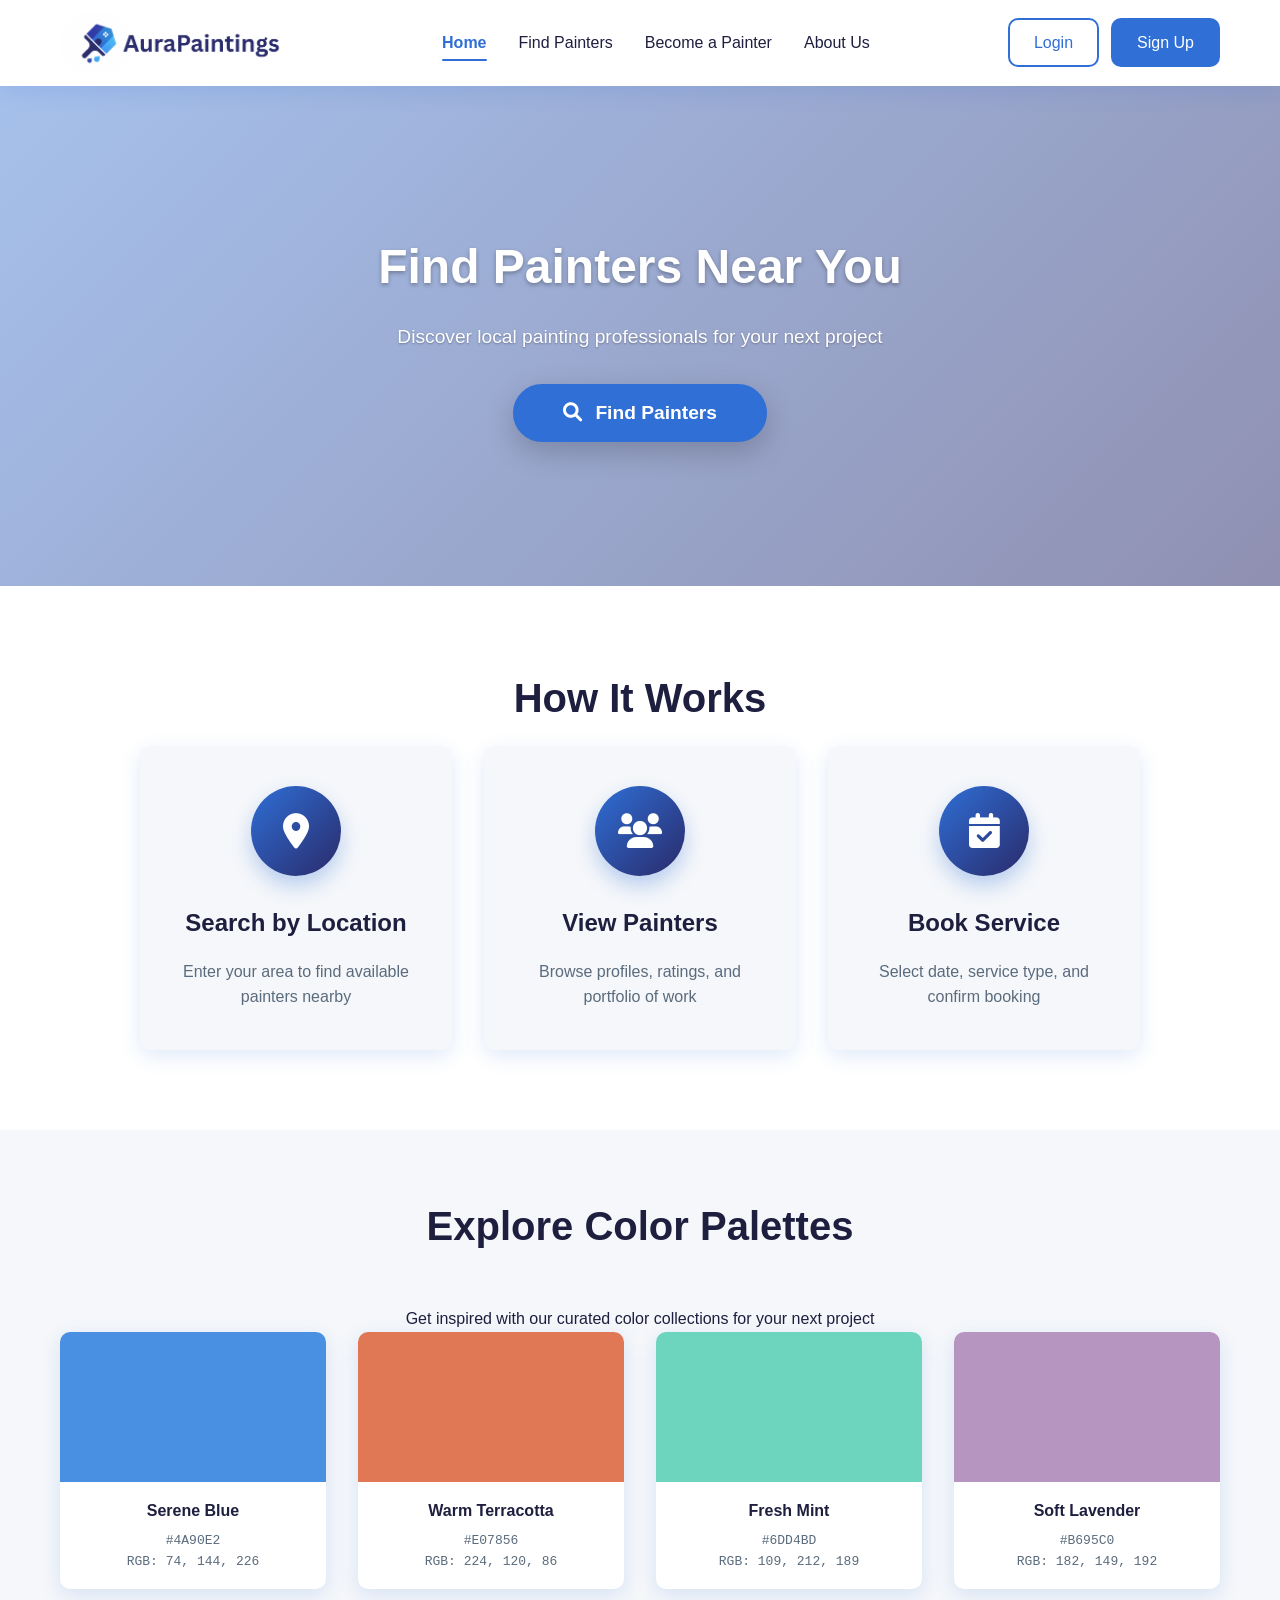
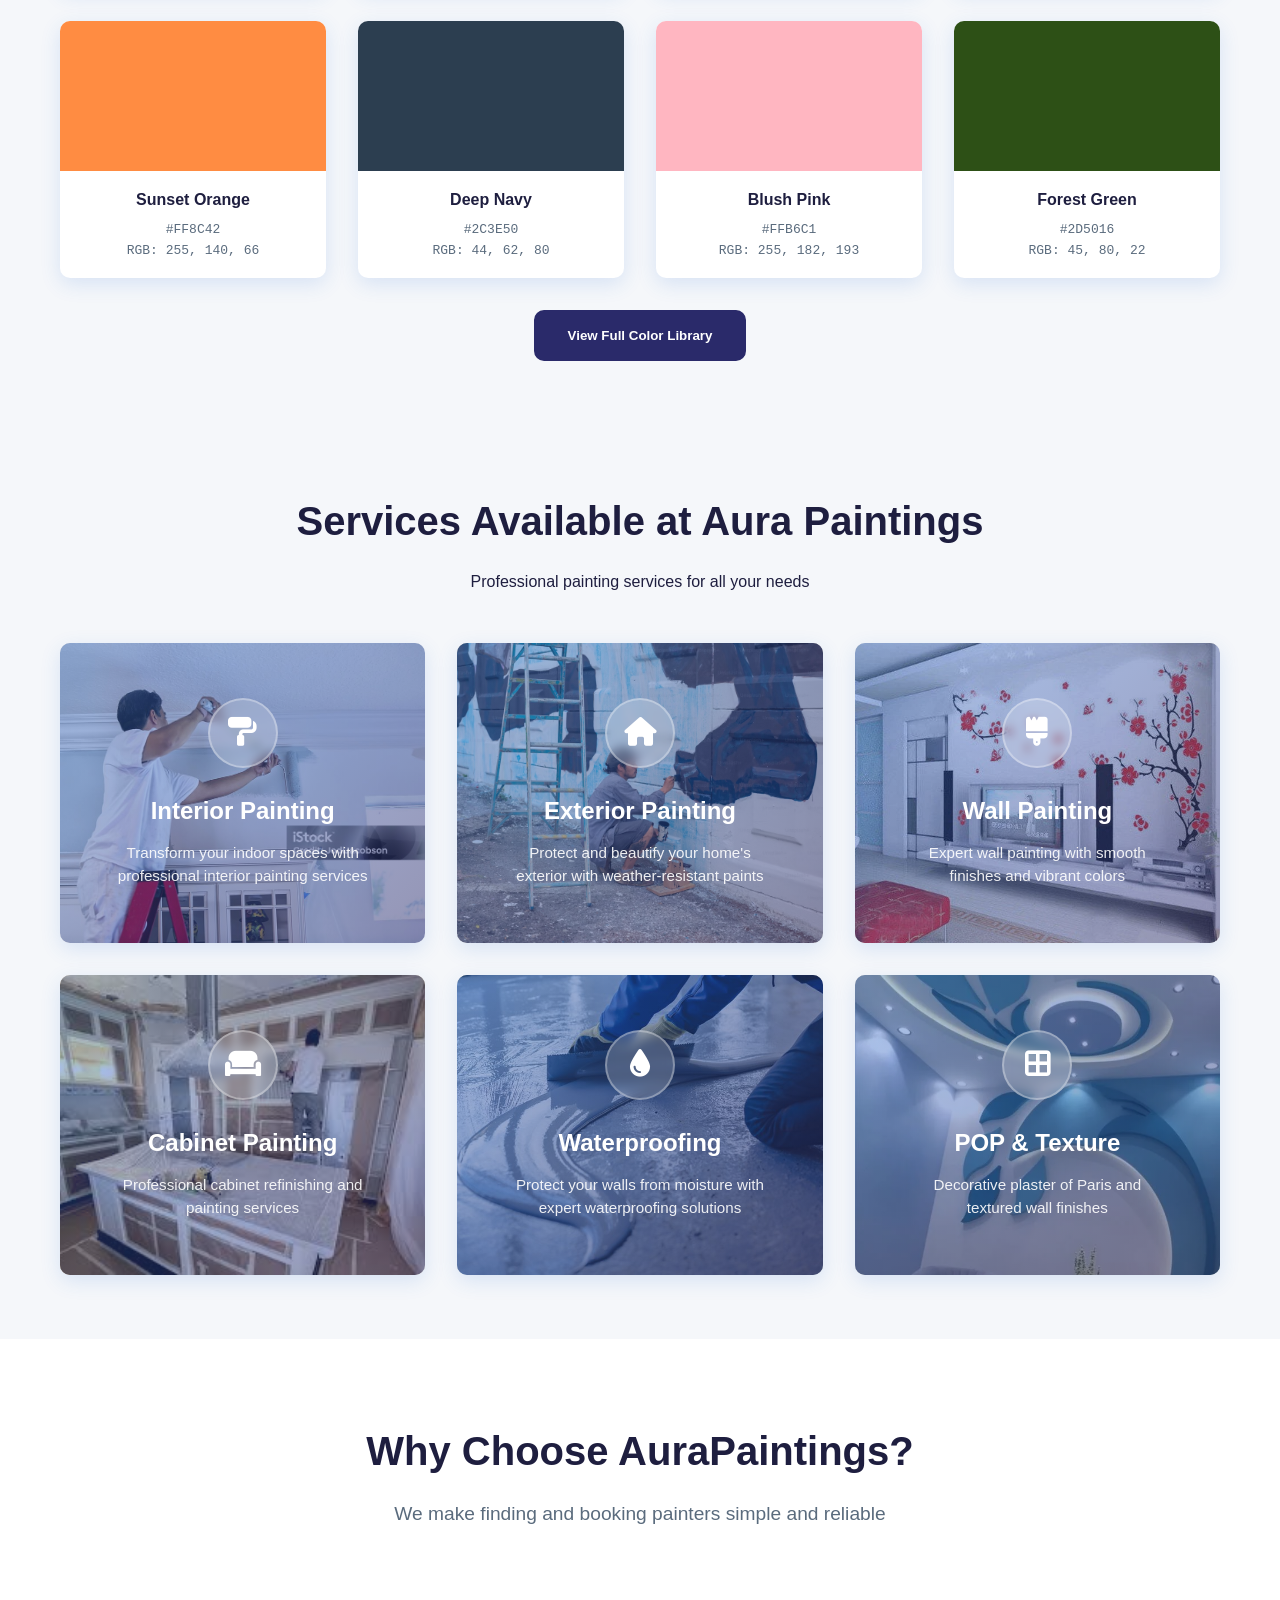
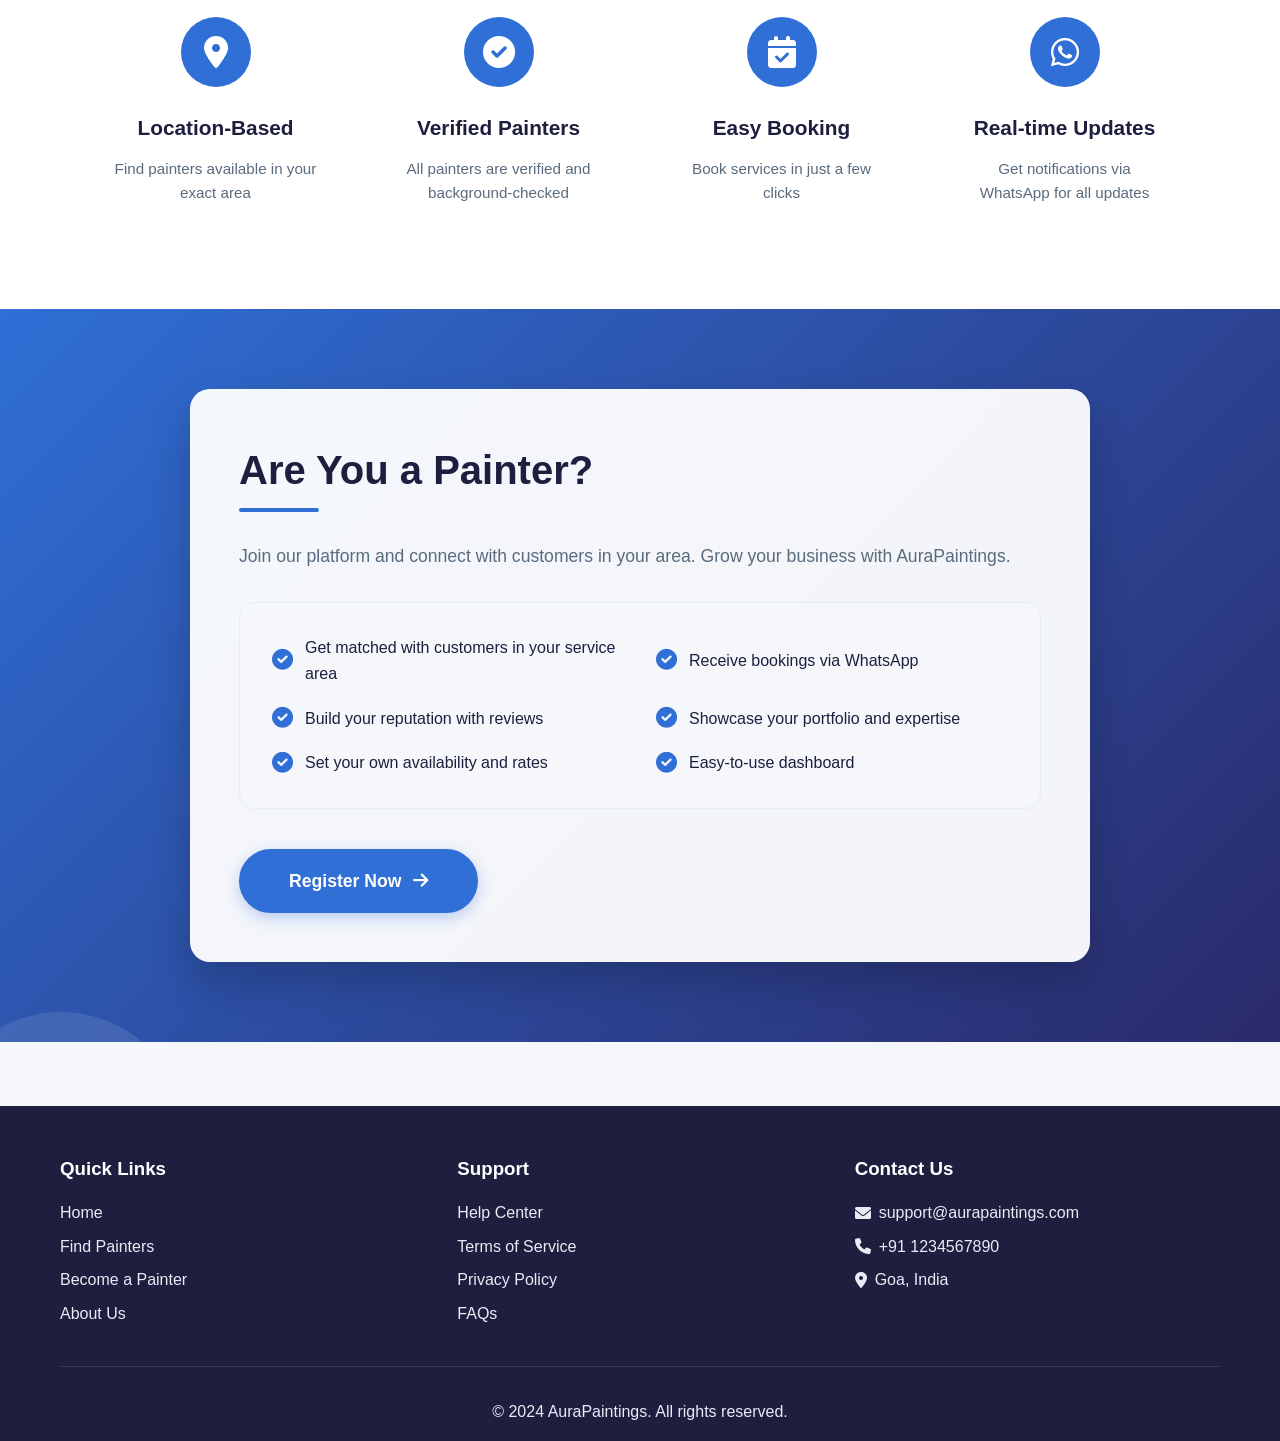
<file: index.html>
<!DOCTYPE html>
<html lang="en">
<head>
    <meta charset="UTF-8">
    <meta name="viewport" content="width=device-width, initial-scale=1.0">
    <title>AuraPaintings - Find Professional Painters</title>
    <link rel="stylesheet" href="css/style.css">
    <link rel="stylesheet" href="https://cdnjs.cloudflare.com/ajax/libs/font-awesome/6.0.0/css/all.min.css">
</head>
<body>
    <!-- Navbar -->
 
<nav class="navbar">
    <div class="nav-container">
        <!-- Logo - Left on desktop, Center on mobile -->
        <div class="logo-area">
            <a href="index.html">
                <img src="images/logo.png" alt="AuraPaintings" onerror="this.style.display='none'; this.parentElement.innerHTML='<h2>AuraPaintings</h2>';">
                <h2 style="display: none;">AuraPaintings</h2>
            </a>
        </div>
        
        <!-- Desktop Navigation Links (Visible only on desktop) -->
        <div class="desktop-nav">
            <a href="index.html" class="active">Home</a>
            <a href="find-painters.html">Find Painters</a>
            <a href="become-painter.html">Become a Painter</a>
            <!-- <a href="color-library.html">Color Library</a> -->
            <a href="about.html">About Us</a>
            <!-- <a href="contact.html">Contact</a> -->
        </div>
        
        <!-- Auth Buttons - Right (Visible on desktop) -->
        <div class="auth-buttons desktop-only">
            <a href="login.html" class="btn btn-outline">Login</a>
            <a href="signup.html" class="btn btn-primary">Sign Up</a>
        </div>
        
        <!-- Hamburger Menu - Right on mobile (Hidden on desktop) -->
        <div class="hamburger-menu mobile-only" id="hamburgerMenu" onclick="toggleMobileMenu()">
            <span></span>
            <span></span>
            <span></span>
        </div>
    </div>
</nav>

<!-- Mobile Navigation Menu (Slide-out from right) -->
<div class="mobile-nav" id="mobileNav">
    <div class="mobile-nav-header">
        <h3>Menu</h3>
        <button class="close-menu" onclick="toggleMobileMenu()">×</button>
    </div>
    
    <ul class="mobile-nav-links">
        <li><a href="index.html"><i class="fas fa-home"></i> Home</a></li>
        <li><a href="find-painters.html"><i class="fas fa-search"></i> Find Painters</a></li>
        <li><a href="become-painter.html"><i class="fas fa-brush"></i> Become a Painter</a></li>
        <!-- <li><a href="color-library.html"><i class="fas fa-palette"></i> Color Library</a></li> -->
        <li><a href="about.html"><i class="fas fa-info-circle"></i> About Us</a></li>
        <!-- <li><a href="contact.html"><i class="fas fa-envelope"></i> Contact</a></li> -->
    </ul>
    
    <div class="mobile-nav-footer">
        <a href="login.html" class="btn btn-outline">Login</a>
        <a href="signup.html" class="btn btn-primary">Sign Up</a>
    </div>
</div>

<!-- Menu Overlay -->
<div class="menu-overlay" id="menuOverlay" onclick="toggleMobileMenu()"></div>

    <!-- Hero Section -->
   <section class="hero">
    <!-- Video Background -->
    <div class="video-background">
        <video autoplay loop muted playsinline>
            <!-- Add multiple sources for compatibility -->
            <source src="images\8675539-hd_1920_1080_30fps.mp4" type="video/mp4">
            <!-- Fallback if video doesn't load -->
            Your browser does not support the video tag.
        </video>
    </div>
    <!-- Color Overlay -->
    <div class="video-overlay"></div>
    
    <!-- Content -->
      <div class="container">
        <h1>Find Painters Near You</h1>
        <p>Discover local painting professionals for your next project</p>
        <div class="button-container">
            <button onclick="window.location.href='find-painters.html'" class="btn-hero">
                <i class="fas fa-search"></i> Find Painters
            </button>
        </div>
    </div>
</section>

    <!-- How It Works -->
    <section class="how-it-works">
        <div class="container">
            <h2>How It Works</h2>
            <div class="steps">
                <div class="step-card">
                    <div class="step-icon"><i class="fas fa-map-marker-alt"></i></div>
                    <h3>Search by Location</h3>
                    <p>Enter your area to find available painters nearby</p>
                </div>
                <div class="step-card">
                    <div class="step-icon"><i class="fas fa-users"></i></div>
                    <h3>View Painters</h3>
                    <p>Browse profiles, ratings, and portfolio of work</p>
                </div>
                <div class="step-card">
                    <div class="step-icon"><i class="fas fa-calendar-check"></i></div>
                    <h3>Book Service</h3>
                    <p>Select date, service type, and confirm booking</p>
                </div>
            </div>
        </div>
    </section>

    <!-- Color Palettes -->
    <section class="color-palettes">
        <div class="container">
            <h2>Explore Color Palettes</h2>
            <p class="text-center">Get inspired with our curated color collections for your next project</p>
            
            <div class="color-grid">
                <div class="color-card">
                    <div class="color-swatch" style="background: #4A90E2;"></div>
                    <div class="color-info">
                        <div class="color-name">Serene Blue</div>
                        <div class="color-hex">#4A90E2</div>
                        <div class="color-hex">RGB: 74, 144, 226</div>
                    </div>
                </div>
                <div class="color-card">
                    <div class="color-swatch" style="background: #E07856;"></div>
                    <div class="color-info">
                        <div class="color-name">Warm Terracotta</div>
                        <div class="color-hex">#E07856</div>
                        <div class="color-hex">RGB: 224, 120, 86</div>
                    </div>
                </div>
                <div class="color-card">
                    <div class="color-swatch" style="background: #6DD4BD;"></div>
                    <div class="color-info">
                        <div class="color-name">Fresh Mint</div>
                        <div class="color-hex">#6DD4BD</div>
                        <div class="color-hex">RGB: 109, 212, 189</div>
                    </div>
                </div>
                <div class="color-card">
                    <div class="color-swatch" style="background: #B695C0;"></div>
                    <div class="color-info">
                        <div class="color-name">Soft Lavender</div>
                        <div class="color-hex">#B695C0</div>
                        <div class="color-hex">RGB: 182, 149, 192</div>
                    </div>
                </div>
            </div>

            <div class="color-grid" style="margin-top: 2rem;">
                <div class="color-card">
                    <div class="color-swatch" style="background: #FF8C42;"></div>
                    <div class="color-info">
                        <div class="color-name">Sunset Orange</div>
                        <div class="color-hex">#FF8C42</div>
                        <div class="color-hex">RGB: 255, 140, 66</div>
                    </div>
                </div>
                <div class="color-card">
                    <div class="color-swatch" style="background: #2C3E50;"></div>
                    <div class="color-info">
                        <div class="color-name">Deep Navy</div>
                        <div class="color-hex">#2C3E50</div>
                        <div class="color-hex">RGB: 44, 62, 80</div>
                    </div>
                </div>
                <div class="color-card">
                    <div class="color-swatch" style="background: #FFB6C1;"></div>
                    <div class="color-info">
                        <div class="color-name">Blush Pink</div>
                        <div class="color-hex">#FFB6C1</div>
                        <div class="color-hex">RGB: 255, 182, 193</div>
                    </div>
                </div>
                <div class="color-card">
                    <div class="color-swatch" style="background: #2D5016;"></div>
                    <div class="color-info">
                        <div class="color-name">Forest Green</div>
                        <div class="color-hex">#2D5016</div>
                        <div class="color-hex">RGB: 45, 80, 22</div>
                    </div>
                </div>
            </div>

            <button class="btn-secondary" onclick="viewFullLibrary()">View Full Color Library</button>
        </div>
    </section>

    <!-- Services -->
   <section class="services">
    <div class="container">
        <h2>Services Available at Aura Paintings</h2>
        <p class="text-center">Professional painting services for all your needs</p>
        
        <div class="service-grid">
            <div class="service-card" style="background-image: url('images/services/interiorPainting.jpg');">
                <div class="service-overlay"></div>
                <div class="service-content">
                    <div class="service-icon"><i class="fas fa-paint-roller"></i></div>
                    <h3>Interior Painting</h3>
                    <p>Transform your indoor spaces with professional interior painting services</p>
                </div>
            </div>
            
            <div class="service-card" style="background-image: url('images/services/exterior painting.avif');">
                <div class="service-overlay"></div>
                <div class="service-content">
                    <div class="service-icon"><i class="fas fa-home"></i></div>
                    <h3>Exterior Painting</h3>
                    <p>Protect and beautify your home's exterior with weather-resistant paints</p>
                </div>
            </div>
            
            <div class="service-card" style="background-image: url('images/services/wallpainting.webp');">
                <div class="service-overlay"></div>
                <div class="service-content">
                    <div class="service-icon"><i class="fas fa-brush"></i></div>
                    <h3>Wall Painting</h3>
                    <p>Expert wall painting with smooth finishes and vibrant colors</p>
                </div>
            </div>
            
            <div class="service-card" style="background-image: url('images/services/cabinet.jpg');">
                <div class="service-overlay"></div>
                <div class="service-content">
                    <div class="service-icon"><i class="fas fa-couch"></i></div>
                    <h3>Cabinet Painting</h3>
                    <p>Professional cabinet refinishing and painting services</p>
                </div>
            </div>
            
            <div class="service-card" style="background-image: url('images/services/waterproofing.jpg');">
                <div class="service-overlay"></div>
                <div class="service-content">
                    <div class="service-icon"><i class="fas fa-tint"></i></div>
                    <h3>Waterproofing</h3>
                    <p>Protect your walls from moisture with expert waterproofing solutions</p>
                </div>
            </div>
            
            <div class="service-card" style="background-image: url('images/services/pop.webp');">
                <div class="service-overlay"></div>
                <div class="service-content">
                    <div class="service-icon"><i class="fas fa-border-all"></i></div>
                    <h3>POP & Texture</h3>
                    <p>Decorative plaster of Paris and textured wall finishes</p>
                </div>
            </div>
        </div>
    </div>
</section>
<!-- ===== WHY CHOOSE US ===== -->
<section class="why-choose-us">
    <div class="container">
        <h2>Why Choose AuraPaintings?</h2>
        <p class="section-subtitle">We make finding and booking painters simple and reliable</p>
        
        <div class="features-grid">
            <!-- Feature 1 -->
            <div class="feature-card">
                <div class="feature-icon">
                    <i class="fas fa-map-marker-alt"></i>
                </div>
                <h3>Location-Based</h3>
                <p>Find painters available in your exact area</p>
            </div>
            
            <!-- Feature 2 -->
            <div class="feature-card">
                <div class="feature-icon">
                    <i class="fas fa-check-circle"></i>
                </div>
                <h3>Verified Painters</h3>
                <p>All painters are verified and background-checked</p>
            </div>
            
            <!-- Feature 3 -->
            <div class="feature-card">
                <div class="feature-icon">
                    <i class="fas fa-calendar-check"></i>
                </div>
                <h3>Easy Booking</h3>
                <p>Book services in just a few clicks</p>
            </div>
            
            <!-- Feature 4 -->
            <div class="feature-card">
                <div class="feature-icon">
                    <i class="fab fa-whatsapp"></i>
                </div>
                <h3>Real-time Updates</h3>
                <p>Get notifications via WhatsApp for all updates</p>
            </div>
        </div>
    </div>
</section>

<!-- ===== JOIN AS PAINTER ===== -->
<section class="join-painter">
    <div class="container">
        <div class="painter-cta">
            <div class="painter-cta-content">
                <h2>Are You a Painter?</h2>
                <p class="cta-subtitle">Join our platform and connect with customers in your area. Grow your business with AuraPaintings.</p>
                
                <div class="benefits-grid">
                    <div class="benefit-item">
                        <i class="fas fa-check-circle"></i>
                        <span>Get matched with customers in your service area</span>
                    </div>
                    <div class="benefit-item">
                        <i class="fas fa-check-circle"></i>
                        <span>Receive bookings via WhatsApp</span>
                    </div>
                    <div class="benefit-item">
                        <i class="fas fa-check-circle"></i>
                        <span>Build your reputation with reviews</span>
                    </div>
                    <div class="benefit-item">
                        <i class="fas fa-check-circle"></i>
                        <span>Showcase your portfolio and expertise</span>
                    </div>
                    <div class="benefit-item">
                        <i class="fas fa-check-circle"></i>
                        <span>Set your own availability and rates</span>
                    </div>
                    <div class="benefit-item">
                        <i class="fas fa-check-circle"></i>
                        <span>Easy-to-use dashboard</span>
                    </div>
                </div>
                
                <a href="become-painter.html" class="btn-register">
                    Register Now <i class="fas fa-arrow-right"></i>
                </a>
            </div>
        </div>
    </div>
</section>

    <!-- Footer -->
    <footer class="footer">
        <div class="container">
            <div class="footer-content">
                <div class="footer-section">
                    <h3>Quick Links</h3>
                    <ul>
                        <li><a href="index.html">Home</a></li>
                        <li><a href="find-painters.html">Find Painters</a></li>
                        <li><a href="#">Become a Painter</a></li>
                        <li><a href="#">About Us</a></li>
                    </ul>
                </div>
                <div class="footer-section">
                    <h3>Support</h3>
                    <ul>
                        <li><a href="#">Help Center</a></li>
                        <li><a href="#">Terms of Service</a></li>
                        <li><a href="#">Privacy Policy</a></li>
                        <li><a href="#">FAQs</a></li>
                    </ul>
                </div>
                <div class="footer-section">
                    <h3>Contact Us</h3>
                    <ul class="contact-info">
                        <li><i class="fas fa-envelope"></i> support@aurapaintings.com</li>
                        <li><i class="fas fa-phone"></i> +91 1234567890</li>
                        <li><i class="fas fa-map-marker-alt"></i> Goa, India</li>
                    </ul>
                </div>
            </div>
            <div class="footer-bottom">
                <p>&copy; 2024 AuraPaintings. All rights reserved.</p>
            </div>
        </div>
    </footer>

    <script src="js/main.js"></script>
</body>
</html>
</file>
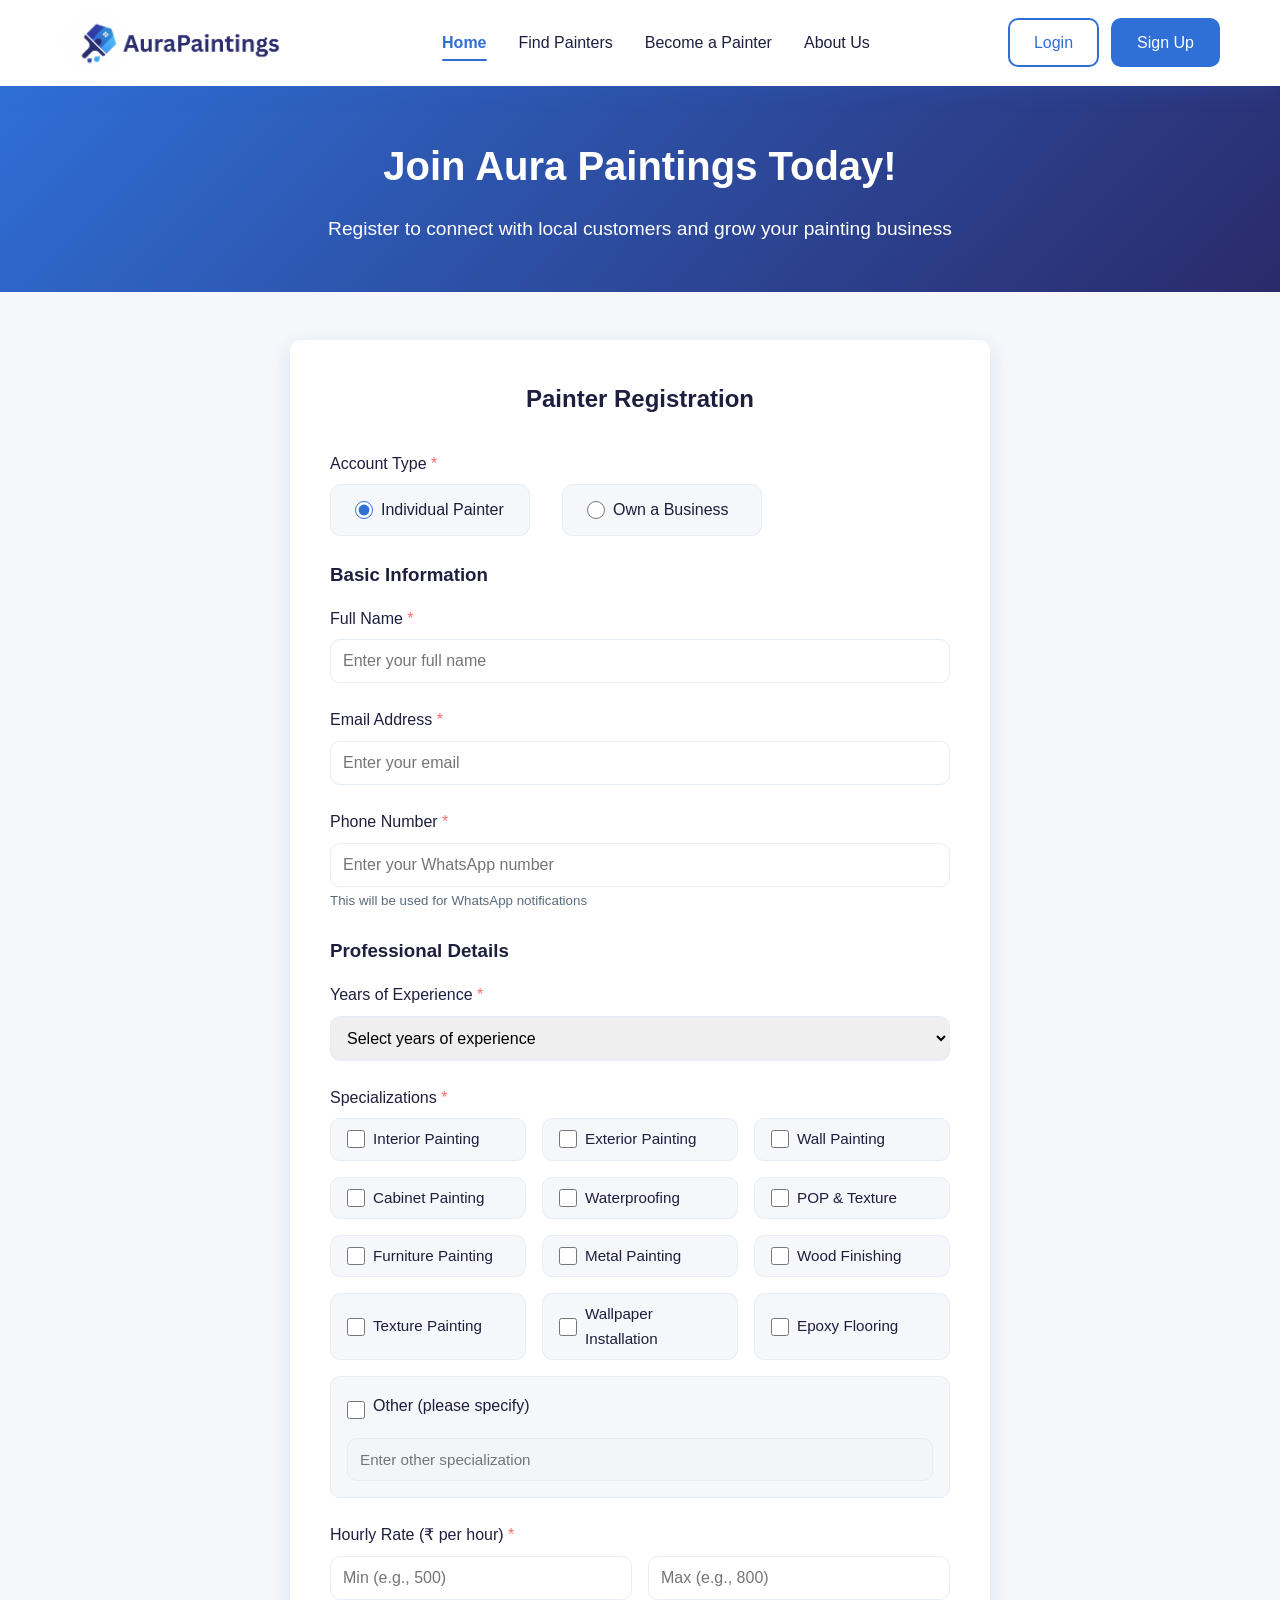
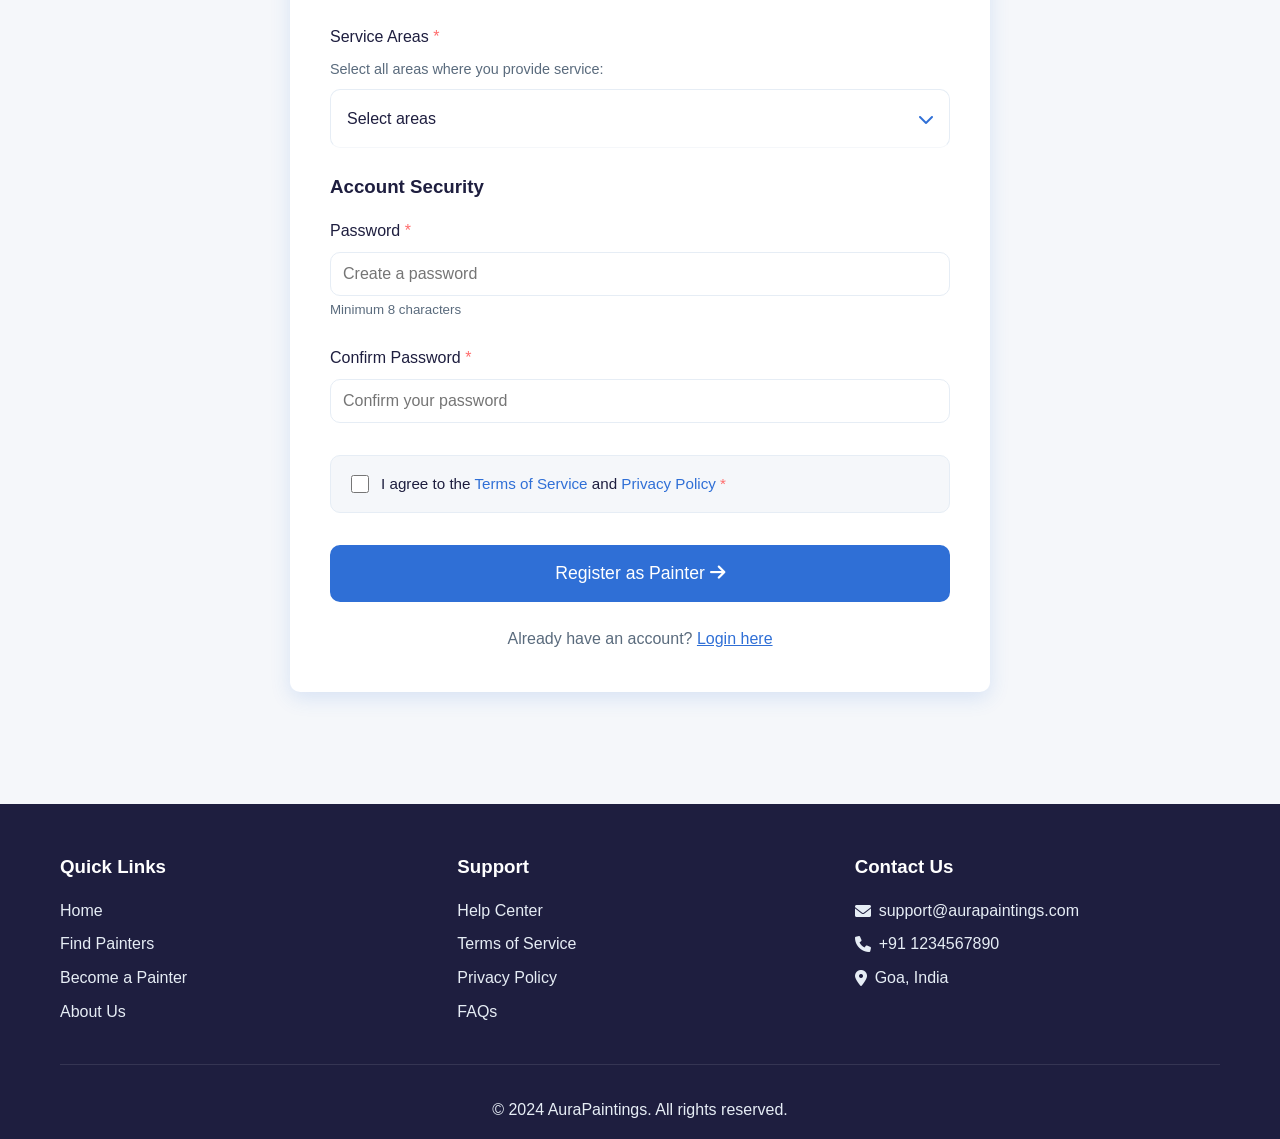
<file: become-painter.html>
<!DOCTYPE html>
<html lang="en">
<head>
    <meta charset="UTF-8">
    <meta name="viewport" content="width=device-width, initial-scale=1.0">
    <title>Become a Painter - Join AuraPaintings</title>
    <link rel="stylesheet" href="css/style.css">
    <link rel="stylesheet" href="https://cdnjs.cloudflare.com/ajax/libs/font-awesome/6.0.0/css/all.min.css">
</head>
<body>
    <nav class="navbar">
    <div class="nav-container">
        <!-- Logo - Left on desktop, Center on mobile -->
        <div class="logo-area">
            <a href="index.html">
                <img src="images/logo.png" alt="AuraPaintings" onerror="this.style.display='none'; this.parentElement.innerHTML='<h2>AuraPaintings</h2>';">
                <h2 style="display: none;">AuraPaintings</h2>
            </a>
        </div>
        
        <!-- Desktop Navigation Links (Visible only on desktop) -->
        <div class="desktop-nav">
            <a href="index.html" class="active">Home</a>
            <a href="find-painters.html">Find Painters</a>
            <a href="become-painter.html">Become a Painter</a>
            <!-- <a href="color-library.html">Color Library</a> -->
            <a href="about.html">About Us</a>
            <!-- <a href="contact.html">Contact</a> -->
        </div>
        
        <!-- Auth Buttons - Right (Visible on desktop) -->
        <div class="auth-buttons desktop-only">
            <a href="login.html" class="btn btn-outline">Login</a>
            <a href="signup.html" class="btn btn-primary">Sign Up</a>
        </div>
        
        <!-- Hamburger Menu - Right on mobile (Hidden on desktop) -->
        <div class="hamburger-menu mobile-only" id="hamburgerMenu" onclick="toggleMobileMenu()">
            <span></span>
            <span></span>
            <span></span>
        </div>
    </div>
</nav>

<!-- Mobile Navigation Menu (Slide-out from right) -->
<div class="mobile-nav" id="mobileNav">
    <div class="mobile-nav-header">
        <h3>Menu</h3>
        <button class="close-menu" onclick="toggleMobileMenu()">×</button>
    </div>
    
    <ul class="mobile-nav-links">
        <li><a href="index.html"><i class="fas fa-home"></i> Home</a></li>
        <li><a href="find-painters.html"><i class="fas fa-search"></i> Find Painters</a></li>
        <li><a href="become-painter.html"><i class="fas fa-brush"></i> Become a Painter</a></li>
        <!-- <li><a href="color-library.html"><i class="fas fa-palette"></i> Color Library</a></li> -->
        <li><a href="about.html"><i class="fas fa-info-circle"></i> About Us</a></li>
        <!-- <li><a href="contact.html"><i class="fas fa-envelope"></i> Contact</a></li> -->
    </ul>
    
    <div class="mobile-nav-footer">
        <a href="login.html" class="btn btn-outline">Login</a>
        <a href="signup.html" class="btn btn-primary">Sign Up</a>
    </div>
</div>

<!-- Menu Overlay -->
<div class="menu-overlay" id="menuOverlay" onclick="toggleMobileMenu()"></div>

    <!-- Page Header -->
    <section class="page-header" style="background: linear-gradient(135deg, var(--primary), var(--secondary)); color: white; padding: 3rem 0; text-align: center;">
        <div class="container">
            <h1 style="font-size: 2.5rem; margin-bottom: 1rem;">Join Aura Paintings Today!</h1>
            <p style="font-size: 1.2rem; max-width: 700px; margin: 0 auto;">Register to connect with local customers and grow your painting business</p>
        </div>
    </section>

    <!-- Registration Form -->
    <section style="padding: 3rem 0; background: var(--light);">
        <div class="container">
            <div class="painter-registration-container" style="max-width: 700px; margin: 0 auto; background: var(--white); border-radius: var(--border-radius); padding: 2.5rem; box-shadow: var(--shadow);">
                <h2 style="text-align: center; margin-bottom: 2rem; color: var(--dark);">Painter Registration</h2>
                
                <form id="painterRegistrationForm" onsubmit="handlePainterRegistration(event)">
                    <!-- Account Type Selection -->
                    <div class="form-group">
                        <label>Account Type <span class="required">*</span></label>
                        <div class="account-type-container">
                            <div class="account-type-option">
                                <input type="radio" name="account-type" value="individual" id="individual" checked onclick="toggleBusinessFields(false)">
                                <label for="individual">Individual Painter</label>
                            </div>
                            <div class="account-type-option">
                                <input type="radio" name="account-type" value="business" id="business" onclick="toggleBusinessFields(true)">
                                <label for="business">Own a Business</label>
                            </div>
                        </div>
                    </div>

                    <!-- Basic Information -->
                    <h3 style="margin: 1.5rem 0 1rem; color: var(--dark);">Basic Information</h3>
                    
                    <div class="form-group">
                        <label>Full Name <span class="required">*</span></label>
                        <input type="text" id="painter-name" placeholder="Enter your full name" required>
                    </div>
                    
                    <div class="form-group">
                        <label>Email Address <span class="required">*</span></label>
                        <input type="email" id="painter-email" placeholder="Enter your email" required>
                    </div>
                    
                    <div class="form-group">
                        <label>Phone Number <span class="required">*</span></label>
                        <input type="tel" id="painter-phone" placeholder="Enter your WhatsApp number" required>
                        <small style="color: var(--text-light);">This will be used for WhatsApp notifications</small>
                    </div>

                    <!-- Business Fields (Hidden by default) -->
                    <div id="business-fields" style="display: none;">
                        <h3 style="margin: 1.5rem 0 1rem; color: var(--dark);">Business Details</h3>
                        
                        <div class="form-group">
                            <label>Business Name <span class="required">*</span></label>
                            <input type="text" id="business-name" placeholder="Enter your business name">
                        </div>
                        
                        <div class="form-group">
                            <label>GST Number (Optional)</label>
                            <input type="text" id="gst-number" placeholder="Enter GST number if applicable">
                        </div>
                        
                        <div class="form-group">
                            <label>Business Address</label>
                            <textarea id="business-address" rows="2" placeholder="Enter business address"></textarea>
                        </div>
                    </div>

                    <!-- Professional Details -->
                    <h3 style="margin: 1.5rem 0 1rem; color: var(--dark);">Professional Details</h3>
                    
                    <div class="form-group">
                        <label>Years of Experience <span class="required">*</span></label>
                        <select id="painter-experience" required>
                            <option value="">Select years of experience</option>
                            <option value="0-1">Less than 1 year</option>
                            <option value="1-3">1-3 years</option>
                            <option value="3-5">3-5 years</option>
                            <option value="5-10">5-10 years</option>
                            <option value="10+">10+ years</option>
                        </select>
                    </div>
                    
                    <!-- Specializations with More Options -->
                    <div class="form-group">
                        <label>Specializations <span class="required">*</span></label>
                        <div class="specialization-grid">
                            <div class="specialization-item">
                                <input type="checkbox" name="specialization" value="Interior Painting" id="spec1">
                                <label for="spec1">Interior Painting</label>
                            </div>
                            <div class="specialization-item">
                                <input type="checkbox" name="specialization" value="Exterior Painting" id="spec2">
                                <label for="spec2">Exterior Painting</label>
                            </div>
                            <div class="specialization-item">
                                <input type="checkbox" name="specialization" value="Wall Painting" id="spec3">
                                <label for="spec3">Wall Painting</label>
                            </div>
                            <div class="specialization-item">
                                <input type="checkbox" name="specialization" value="Cabinet Painting" id="spec4">
                                <label for="spec4">Cabinet Painting</label>
                            </div>
                            <div class="specialization-item">
                                <input type="checkbox" name="specialization" value="Waterproofing" id="spec5">
                                <label for="spec5">Waterproofing</label>
                            </div>
                            <div class="specialization-item">
                                <input type="checkbox" name="specialization" value="POP & Texture" id="spec6">
                                <label for="spec6">POP & Texture</label>
                            </div>
                            <div class="specialization-item">
                                <input type="checkbox" name="specialization" value="Furniture Painting" id="spec7">
                                <label for="spec7">Furniture Painting</label>
                            </div>
                            <div class="specialization-item">
                                <input type="checkbox" name="specialization" value="Metal Painting" id="spec8">
                                <label for="spec8">Metal Painting</label>
                            </div>
                            <div class="specialization-item">
                                <input type="checkbox" name="specialization" value="Wood Finishing" id="spec9">
                                <label for="spec9">Wood Finishing</label>
                            </div>
                            <div class="specialization-item">
                                <input type="checkbox" name="specialization" value="Texture Painting" id="spec10">
                                <label for="spec10">Texture Painting</label>
                            </div>
                            <div class="specialization-item">
                                <input type="checkbox" name="specialization" value="Wallpaper Installation" id="spec11">
                                <label for="spec11">Wallpaper Installation</label>
                            </div>
                            <div class="specialization-item">
                                <input type="checkbox" name="specialization" value="Epoxy Flooring" id="spec12">
                                <label for="spec12">Epoxy Flooring</label>
                            </div>
                        </div>
                        
                        <!-- Other Specialization with Text Input -->
                        <div class="other-specialization-container">
                            <div class="other-checkbox">
                                <input type="checkbox" id="other-specialization-checkbox" onchange="toggleOtherSpecialization(this)">
                                <label for="other-specialization-checkbox">Other (please specify)</label>
                            </div>
                            <input type="text" id="other-specialization-text" placeholder="Enter other specialization" disabled>
                        </div>
                    </div>
                    
                    <div class="form-group">
                        <label>Hourly Rate (₹ per hour) <span class="required">*</span></label>
                        <div style="display: flex; gap: 1rem;">
                            <input type="number" id="rate-min" placeholder="Min (e.g., 500)" style="flex: 1;" required>
                            <input type="number" id="rate-max" placeholder="Max (e.g., 800)" style="flex: 1;" required>
                        </div>
                    </div>
                    
                    <!-- Service Areas - Dropdown with Checkboxes -->
                    <div class="form-group">
                        <label>Service Areas <span class="required">*</span></label>
                        <p style="color: var(--text-light); font-size: 0.9rem; margin-bottom: 0.5rem;">Select all areas where you provide service:</p>
                        
                        <div class="dropdown-checkbox">
                            <div class="dropdown-header" onclick="toggleServiceDropdown()">
                                <span id="selected-areas-display">Select areas</span>
                                <i class="fas fa-chevron-down" id="dropdown-arrow"></i>
                            </div>
                            <div class="dropdown-list" id="service-dropdown-list">
                                <div class="dropdown-item">
                                    <input type="checkbox" name="service-area" value="Candolim" id="area1" onchange="updateSelectedAreas()">
                                    <label for="area1">Candolim</label>
                                </div>
                                <div class="dropdown-item">
                                    <input type="checkbox" name="service-area" value="Calangute" id="area2" onchange="updateSelectedAreas()">
                                    <label for="area2">Calangute</label>
                                </div>
                                <div class="dropdown-item">
                                    <input type="checkbox" name="service-area" value="Baga" id="area3" onchange="updateSelectedAreas()">
                                    <label for="area3">Baga</label>
                                </div>
                                <div class="dropdown-item">
                                    <input type="checkbox" name="service-area" value="Anjuna" id="area4" onchange="updateSelectedAreas()">
                                    <label for="area4">Anjuna</label>
                                </div>
                                <div class="dropdown-item">
                                    <input type="checkbox" name="service-area" value="Panaji" id="area5" onchange="updateSelectedAreas()">
                                    <label for="area5">Panaji</label>
                                </div>
                                <div class="dropdown-item">
                                    <input type="checkbox" name="service-area" value="Porvorim" id="area6" onchange="updateSelectedAreas()">
                                    <label for="area6">Porvorim</label>
                                </div>
                                <div class="dropdown-item">
                                    <input type="checkbox" name="service-area" value="Mapusa" id="area7" onchange="updateSelectedAreas()">
                                    <label for="area7">Mapusa</label>
                                </div>
                                <div class="dropdown-item">
                                    <input type="checkbox" name="service-area" value="Margao" id="area8" onchange="updateSelectedAreas()">
                                    <label for="area8">Margao</label>
                                </div>
                                <div class="dropdown-item">
                                    <input type="checkbox" name="service-area" value="Vasco" id="area9" onchange="updateSelectedAreas()">
                                    <label for="area9">Vasco</label>
                                </div>
                                <div class="dropdown-item">
                                    <input type="checkbox" name="service-area" value="Ponda" id="area10" onchange="updateSelectedAreas()">
                                    <label for="area10">Ponda</label>
                                </div>
                            </div>
                        </div>
                    </div>

                    <!-- Password -->
                    <h3 style="margin: 1.5rem 0 1rem; color: var(--dark);">Account Security</h3>
                    
                    <div class="form-group">
                        <label>Password <span class="required">*</span></label>
                        <input type="password" id="painter-password" placeholder="Create a password" required minlength="8">
                        <small style="color: var(--text-light);">Minimum 8 characters</small>
                    </div>
                    
                    <div class="form-group">
                        <label>Confirm Password <span class="required">*</span></label>
                        <input type="password" id="painter-confirm-password" placeholder="Confirm your password" required>
                        <small id="painter-password-match" style="color: var(--danger); display: none;">Passwords do not match</small>
                    </div>

                    <!-- Terms - Styled like other checkboxes -->
                    <div class="form-group" style="margin: 2rem 0;">
                        <div class="terms-item">
                            <input type="checkbox" id="terms-agree" required>
                            <label for="terms-agree">I agree to the <a href="#" style="color: var(--primary);">Terms of Service</a> and <a href="#" style="color: var(--primary);">Privacy Policy</a> <span class="required">*</span></label>
                        </div>
                    </div>
                    
                    <!-- Submit Button -->
                    <button type="submit" class="btn btn-primary" style="width: 100%; padding: 1rem; font-size: 1.1rem;">
                        Register as Painter <i class="fas fa-arrow-right"></i>
                    </button>
                    
                    <p style="text-align: center; margin-top: 1.5rem; color: var(--text-light);">
                        Already have an account? <a href="login.html" style="color: var(--primary);">Login here</a>
                    </p>
                </form>
            </div>
        </div>
    </section>

    <!-- Footer -->
    <footer class="footer">
        <div class="container">
            <div class="footer-content">
                <div class="footer-section">
                    <h3>Quick Links</h3>
                    <ul>
                        <li><a href="index.html">Home</a></li>
                        <li><a href="find-painters.html">Find Painters</a></li>
                        <li><a href="become-painter.html">Become a Painter</a></li>
                        <li><a href="#">About Us</a></li>
                    </ul>
                </div>
                <div class="footer-section">
                    <h3>Support</h3>
                    <ul>
                        <li><a href="#">Help Center</a></li>
                        <li><a href="#">Terms of Service</a></li>
                        <li><a href="#">Privacy Policy</a></li>
                        <li><a href="#">FAQs</a></li>
                    </ul>
                </div>
                <div class="footer-section">
                    <h3>Contact Us</h3>
                    <ul class="contact-info">
                        <li><i class="fas fa-envelope"></i> support@aurapaintings.com</li>
                        <li><i class="fas fa-phone"></i> +91 1234567890</li>
                        <li><i class="fas fa-map-marker-alt"></i> Goa, India</li>
                    </ul>
                </div>
            </div>
            <div class="footer-bottom">
                <p>&copy; 2024 AuraPaintings. All rights reserved.</p>
            </div>
        </div>
    </footer>

    <script>
        // Toggle Business Fields
        function toggleBusinessFields(show) {
            var businessFields = document.getElementById('business-fields');
            var businessName = document.getElementById('business-name');
            
            if (show) {
                businessFields.style.display = 'block';
                businessName.required = true;
            } else {
                businessFields.style.display = 'none';
                businessName.required = false;
            }
        }
        
        // Toggle Other Specialization Text Field
        function toggleOtherSpecialization(checkbox) {
            var otherText = document.getElementById('other-specialization-text');
            if (checkbox.checked) {
                otherText.style.display = 'block';
                otherText.disabled = false;
                otherText.focus();
            } else {
                otherText.style.display = 'none';
                otherText.disabled = true;
                otherText.value = '';
            }
        }
        
        // Toggle Service Areas Dropdown
        function toggleServiceDropdown() {
            var dropdown = document.getElementById('service-dropdown-list');
            var arrow = document.getElementById('dropdown-arrow');
            
            if (dropdown.style.display === 'block') {
                dropdown.style.display = 'none';
                arrow.style.transform = 'rotate(0deg)';
            } else {
                dropdown.style.display = 'block';
                arrow.style.transform = 'rotate(180deg)';
            }
        }
        
        // Update Selected Areas Display
        function updateSelectedAreas() {
            var checkboxes = document.querySelectorAll('input[name="service-area"]:checked');
            var display = document.getElementById('selected-areas-display');
            
            if (checkboxes.length === 0) {
                display.textContent = 'Select areas';
            } else {
                var areas = [];
                checkboxes.forEach(function(cb) {
                    areas.push(cb.value);
                });
                display.textContent = areas.join(', ');
            }
        }
        
        // Close dropdown when clicking outside
        document.addEventListener('click', function(event) {
            var dropdown = document.getElementById('service-dropdown-list');
            var header = document.querySelector('.dropdown-header');
            
            if (!header.contains(event.target) && !dropdown.contains(event.target)) {
                dropdown.style.display = 'none';
                document.getElementById('dropdown-arrow').style.transform = 'rotate(0deg)';
            }
        });
        
        // Password confirmation validation
        document.getElementById('painter-confirm-password').addEventListener('keyup', function() {
            var password = document.getElementById('painter-password').value;
            var confirm = this.value;
            var matchMsg = document.getElementById('painter-password-match');
            
            if (password !== confirm) {
                matchMsg.style.display = 'block';
                this.style.borderColor = 'var(--danger)';
            } else {
                matchMsg.style.display = 'none';
                this.style.borderColor = 'var(--success)';
            }
        });
        
        document.getElementById('painter-password').addEventListener('keyup', function() {
            var confirm = document.getElementById('painter-confirm-password').value;
            if (confirm) {
                var password = this.value;
                var matchMsg = document.getElementById('painter-password-match');
                
                if (password !== confirm) {
                    matchMsg.style.display = 'block';
                    document.getElementById('painter-confirm-password').style.borderColor = 'var(--danger)';
                } else {
                    matchMsg.style.display = 'none';
                    document.getElementById('painter-confirm-password').style.borderColor = 'var(--success)';
                }
            }
        });
        
        // Form submission
        function handlePainterRegistration(event) {
            event.preventDefault();
            
            // Validate password match
            var password = document.getElementById('painter-password').value;
            var confirm = document.getElementById('painter-confirm-password').value;
            
            if (password !== confirm) {
                alert('Passwords do not match!');
                return;
            }
            
            // Validate terms agreement
            if (!document.getElementById('terms-agree').checked) {
                alert('Please agree to the Terms of Service and Privacy Policy');
                return;
            }
            
            // Validate at least one specialization selected
            var specializations = document.querySelectorAll('input[name="specialization"]:checked');
            var otherChecked = document.getElementById('other-specialization-checkbox').checked;
            var otherText = document.getElementById('other-specialization-text').value;
            
            if (specializations.length === 0 && !otherChecked) {
                alert('Please select at least one specialization');
                return;
            }
            
            if (otherChecked && !otherText.trim()) {
                alert('Please specify your other specialization');
                return;
            }
            
            // Validate at least one service area selected
            var serviceAreas = document.querySelectorAll('input[name="service-area"]:checked');
            if (serviceAreas.length === 0) {
                alert('Please select at least one service area');
                return;
            }
            
            // Collect specialization values
            var specValues = [];
            specializations.forEach(function(cb) {
                specValues.push(cb.value);
            });
            
            if (otherChecked && otherText.trim()) {
                specValues.push('Other: ' + otherText.trim());
            }
            
            // Collect service areas
            var areaValues = [];
            serviceAreas.forEach(function(cb) {
                areaValues.push(cb.value);
            });
            
            // Collect form data
            var formData = {
                accountType: document.querySelector('input[name="account-type"]:checked').value,
                name: document.getElementById('painter-name').value,
                email: document.getElementById('painter-email').value,
                phone: document.getElementById('painter-phone').value,
                experience: document.getElementById('painter-experience').value,
                specializations: specValues,
                rateMin: document.getElementById('rate-min').value,
                rateMax: document.getElementById('rate-max').value,
                serviceAreas: areaValues
            };
            
            // Add business data if applicable
            if (formData.accountType === 'business') {
                formData.businessName = document.getElementById('business-name').value;
                formData.gstNumber = document.getElementById('gst-number').value;
                formData.businessAddress = document.getElementById('business-address').value;
            }
            
            console.log('Painter registration:', formData);
            
            // Show success message
            alert('Registration submitted successfully! Our team will verify your details and contact you within 24-48 hours.');
            window.location.href = 'index.html';
        }
    </script>
</body>
</html>
</file>
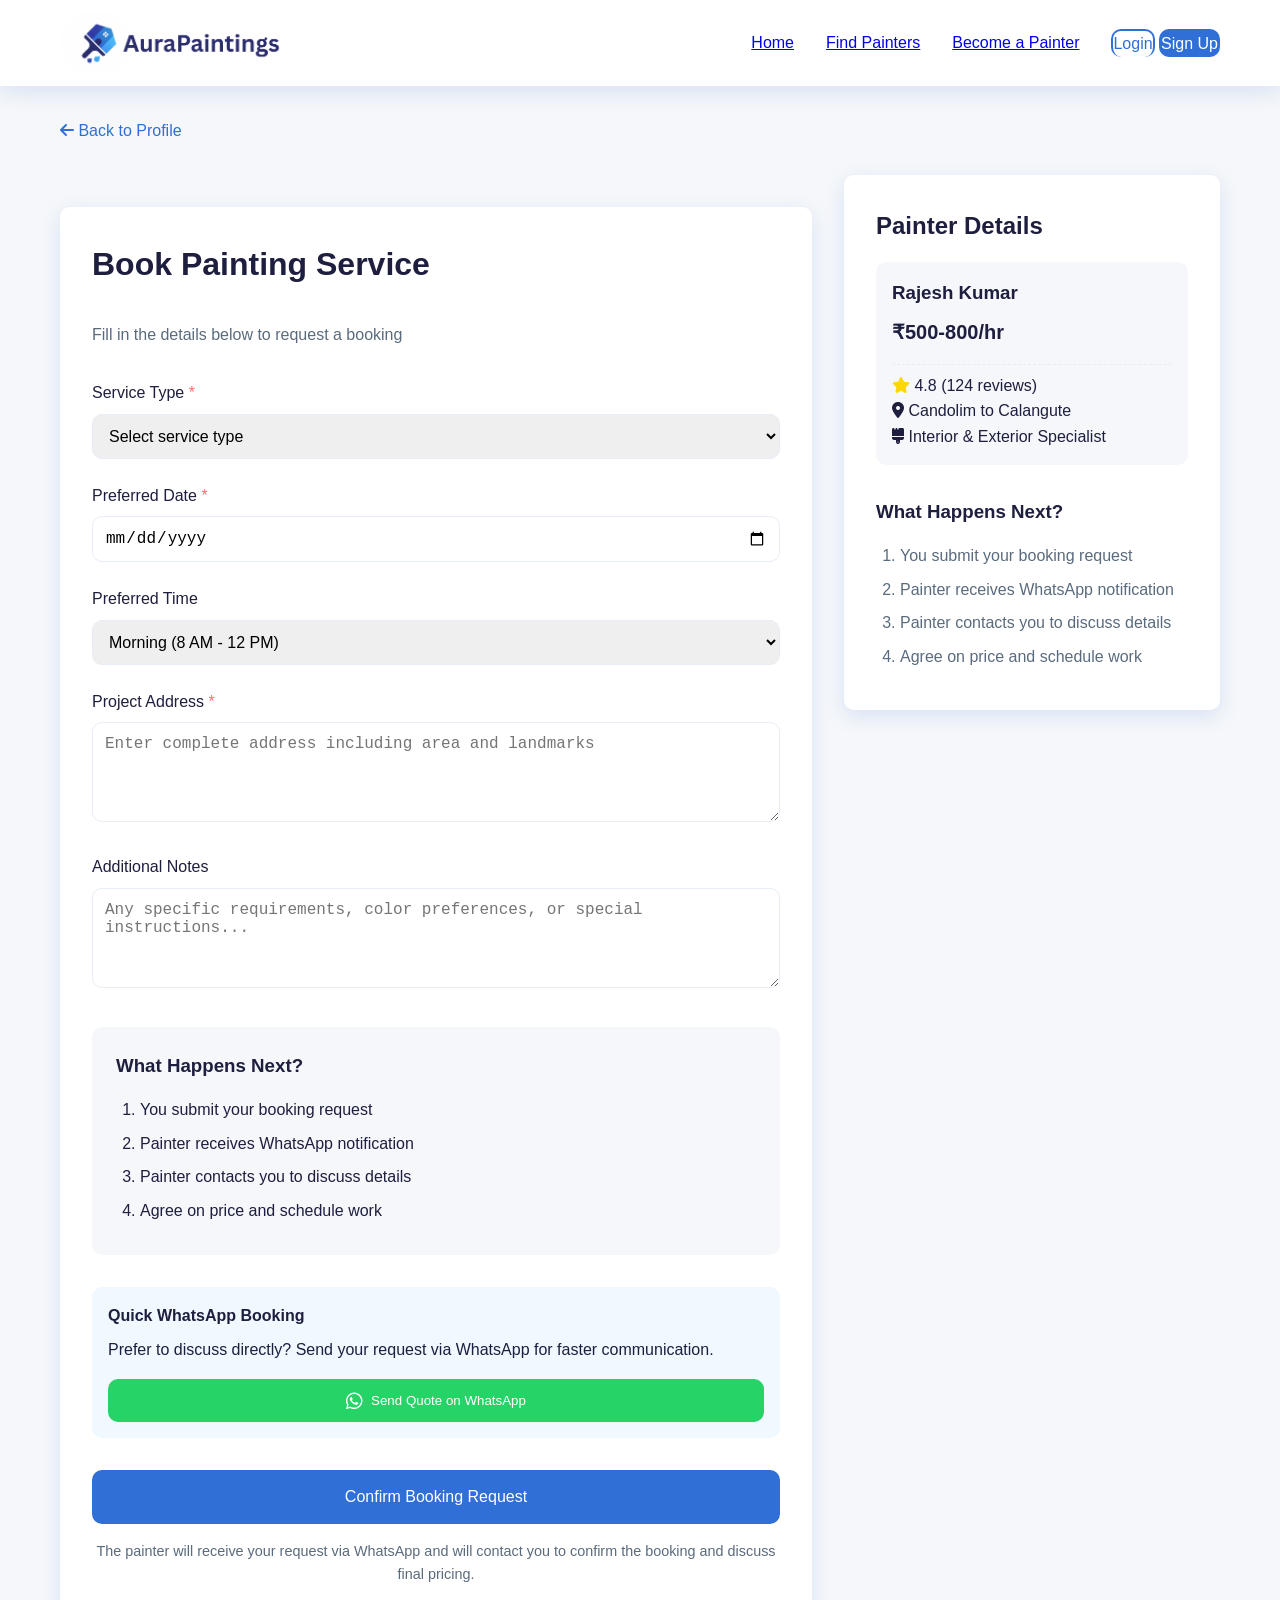
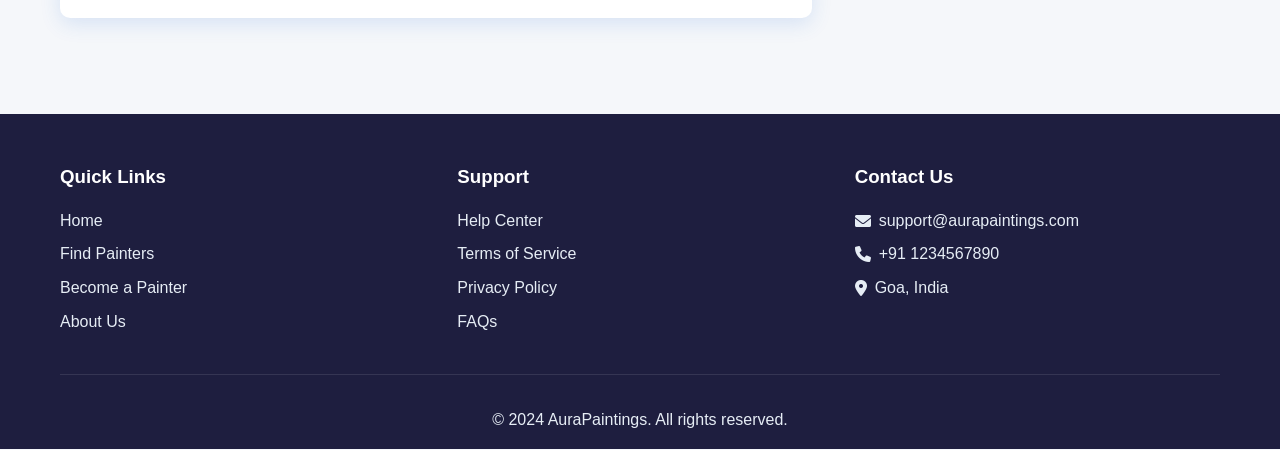
<file: book-service.html>
<!DOCTYPE html>
<html lang="en">
<head>
    <meta charset="UTF-8">
    <meta name="viewport" content="width=device-width, initial-scale=1.0">
    <title>Book Service - AuraPaintings</title>
    <link rel="stylesheet" href="css/style.css">
    <link rel="stylesheet" href="https://cdnjs.cloudflare.com/ajax/libs/font-awesome/6.0.0/css/all.min.css">
</head>
<body>
    <!-- Navbar -->
    <nav class="navbar">
        <div class="nav-container">
            <div class="logo-area">
                <img src="images\logo.png" alt="AuraPaintings">
                <!-- Add your logo here -->
                <!-- <h2>AuraPaintings</h2> -->

            </div>
            <div class="nav-links">
                <a href="index.html">Home</a>
                <a href="find-painters.html">Find Painters</a>
                <a href="#">Become a Painter</a>
                <div class="nav-buttons">
                    <a href="login.html" class="btn btn-outline">Login</a>
                    <a href="login.html" class="btn btn-primary">Sign Up</a>
                </div>
            </div>
        </div>
    </nav>

    <!-- Main Content -->
    <div class="container">
        <div style="padding: 2rem 0;">
            <a href="find-painters.html" style="text-decoration: none; color: var(--primary);">
                <i class="fas fa-arrow-left"></i> Back to Profile
            </a>
        </div>

        <div style="display: grid; grid-template-columns: 2fr 1fr; gap: 2rem;">
            <!-- Booking Form -->
            <div class="booking-form">
                <h1 style="margin-bottom: 2rem;">Book Painting Service</h1>
                <p style="margin-bottom: 2rem; color: var(--text-light")>Fill in the details below to request a booking</p>

                <form id="bookingForm" onsubmit="handleBooking(event)">
                    <div class="form-group">
                        <label>Service Type <span class="required">*</span></label>
                        <select required>
                            <option value="">Select service type</option>
                            <option>Interior Painting</option>
                            <option>Exterior Painting</option>
                            <option>Wall Painting</option>
                            <option>Commercial Painting</option>
                        </select>
                    </div>

                    <div class="form-group">
                        <label>Preferred Date <span class="required">*</span></label>
                        <input type="date" required>
                    </div>

                    <div class="form-group">
                        <label>Preferred Time</label>
                        <select>
                            <option>Morning (8 AM - 12 PM)</option>
                            <option>Afternoon (12 PM - 4 PM)</option>
                            <option>Evening (4 PM - 8 PM)</option>
                        </select>
                    </div>

                    <div class="form-group">
                        <label>Project Address <span class="required">*</span></label>
                        <textarea placeholder="Enter complete address including area and landmarks" required></textarea>
                    </div>

                    <div class="form-group">
                        <label>Additional Notes</label>
                        <textarea placeholder="Any specific requirements, color preferences, or special instructions..."></textarea>
                    </div>

                    <div class="booking-steps">
                        <h3 style="margin-bottom: 1rem;">What Happens Next?</h3>
                        <ol>
                            <li>You submit your booking request</li>
                            <li>Painter receives WhatsApp notification</li>
                            <li>Painter contacts you to discuss details</li>
                            <li>Agree on price and schedule work</li>
                        </ol>
                    </div>

                    <div style="margin: 2rem 0; padding: 1rem; background: #f0f9ff; border-radius: var(--border-radius);">
                        <h4 style="margin-bottom: 0.5rem;">Quick WhatsApp Booking</h4>
                        <p style="margin-bottom: 1rem;">Prefer to discuss directly? Send your request via WhatsApp for faster communication.</p>
                        <button type="button" class="btn-whatsapp" style="width: 100%;" onclick="sendWhatsAppQuote()">
                            <i class="fab fa-whatsapp"></i> Send Quote on WhatsApp
                        </button>
                    </div>

                    <button type="submit" class="btn btn-primary" style="width: 100%; padding: 1rem;">
                        Confirm Booking Request
                    </button>

                    <p style="text-align: center; margin-top: 1rem; color: var(--text-light); font-size: 0.9rem;">
                        The painter will receive your request via WhatsApp and will contact you to confirm the booking and discuss final pricing.
                    </p>
                </form>
            </div>

            <!-- Painter Details -->
            <div style="background: var(--white); padding: 2rem; border-radius: var(--border-radius); box-shadow: var(--shadow); height: fit-content;">
                <h2 style="margin-bottom: 1rem;">Painter Details</h2>
                <div style="padding: 1rem; background: var(--light); border-radius: var(--border-radius);">
                    <h3 style="color: var(--dark);">Rajesh Kumar</h3>
                    <p class="painter-price" style="font-size: 1.25rem; margin: 0.5rem 0;">₹500-800/hr</p>
                    <p><i class="fas fa-star" style="color: #FFD700;"></i> 4.8 (124 reviews)</p>
                    <p><i class="fas fa-map-marker-alt"></i> Candolim to Calangute</p>
                    <p><i class="fas fa-brush"></i> Interior & Exterior Specialist</p>
                </div>

                <div style="margin-top: 2rem;">
                    <h3 style="margin-bottom: 1rem;">What Happens Next?</h3>
                    <ol style="margin-left: 1.5rem; color: var(--text-light);">
                        <li style="margin-bottom: 0.5rem;">You submit your booking request</li>
                        <li style="margin-bottom: 0.5rem;">Painter receives WhatsApp notification</li>
                        <li style="margin-bottom: 0.5rem;">Painter contacts you to discuss details</li>
                        <li style="margin-bottom: 0.5rem;">Agree on price and schedule work</li>
                    </ol>
                </div>
            </div>
        </div>
    </div>

    <!-- Footer -->
    <footer class="footer">
        <div class="container">
            <div class="footer-content">
                <div class="footer-section">
                    <h3>Quick Links</h3>
                    <ul>
                        <li><a href="index.html">Home</a></li>
                        <li><a href="find-painters.html">Find Painters</a></li>
                        <li><a href="#">Become a Painter</a></li>
                        <li><a href="#">About Us</a></li>
                    </ul>
                </div>
                <div class="footer-section">
                    <h3>Support</h3>
                    <ul>
                        <li><a href="#">Help Center</a></li>
                        <li><a href="#">Terms of Service</a></li>
                        <li><a href="#">Privacy Policy</a></li>
                        <li><a href="#">FAQs</a></li>
                    </ul>
                </div>
                <div class="footer-section">
                    <h3>Contact Us</h3>
                    <ul class="contact-info">
                        <li><i class="fas fa-envelope"></i> support@aurapaintings.com</li>
                        <li><i class="fas fa-phone"></i> +91 1234567890</li>
                        <li><i class="fas fa-map-marker-alt"></i> Goa, India</li>
                    </ul>
                </div>
            </div>
            <div class="footer-bottom">
                <p>&copy; 2024 AuraPaintings. All rights reserved.</p>
            </div>
        </div>
    </footer>

    <script src="js/main.js"></script>
</body>
</html>
</file>
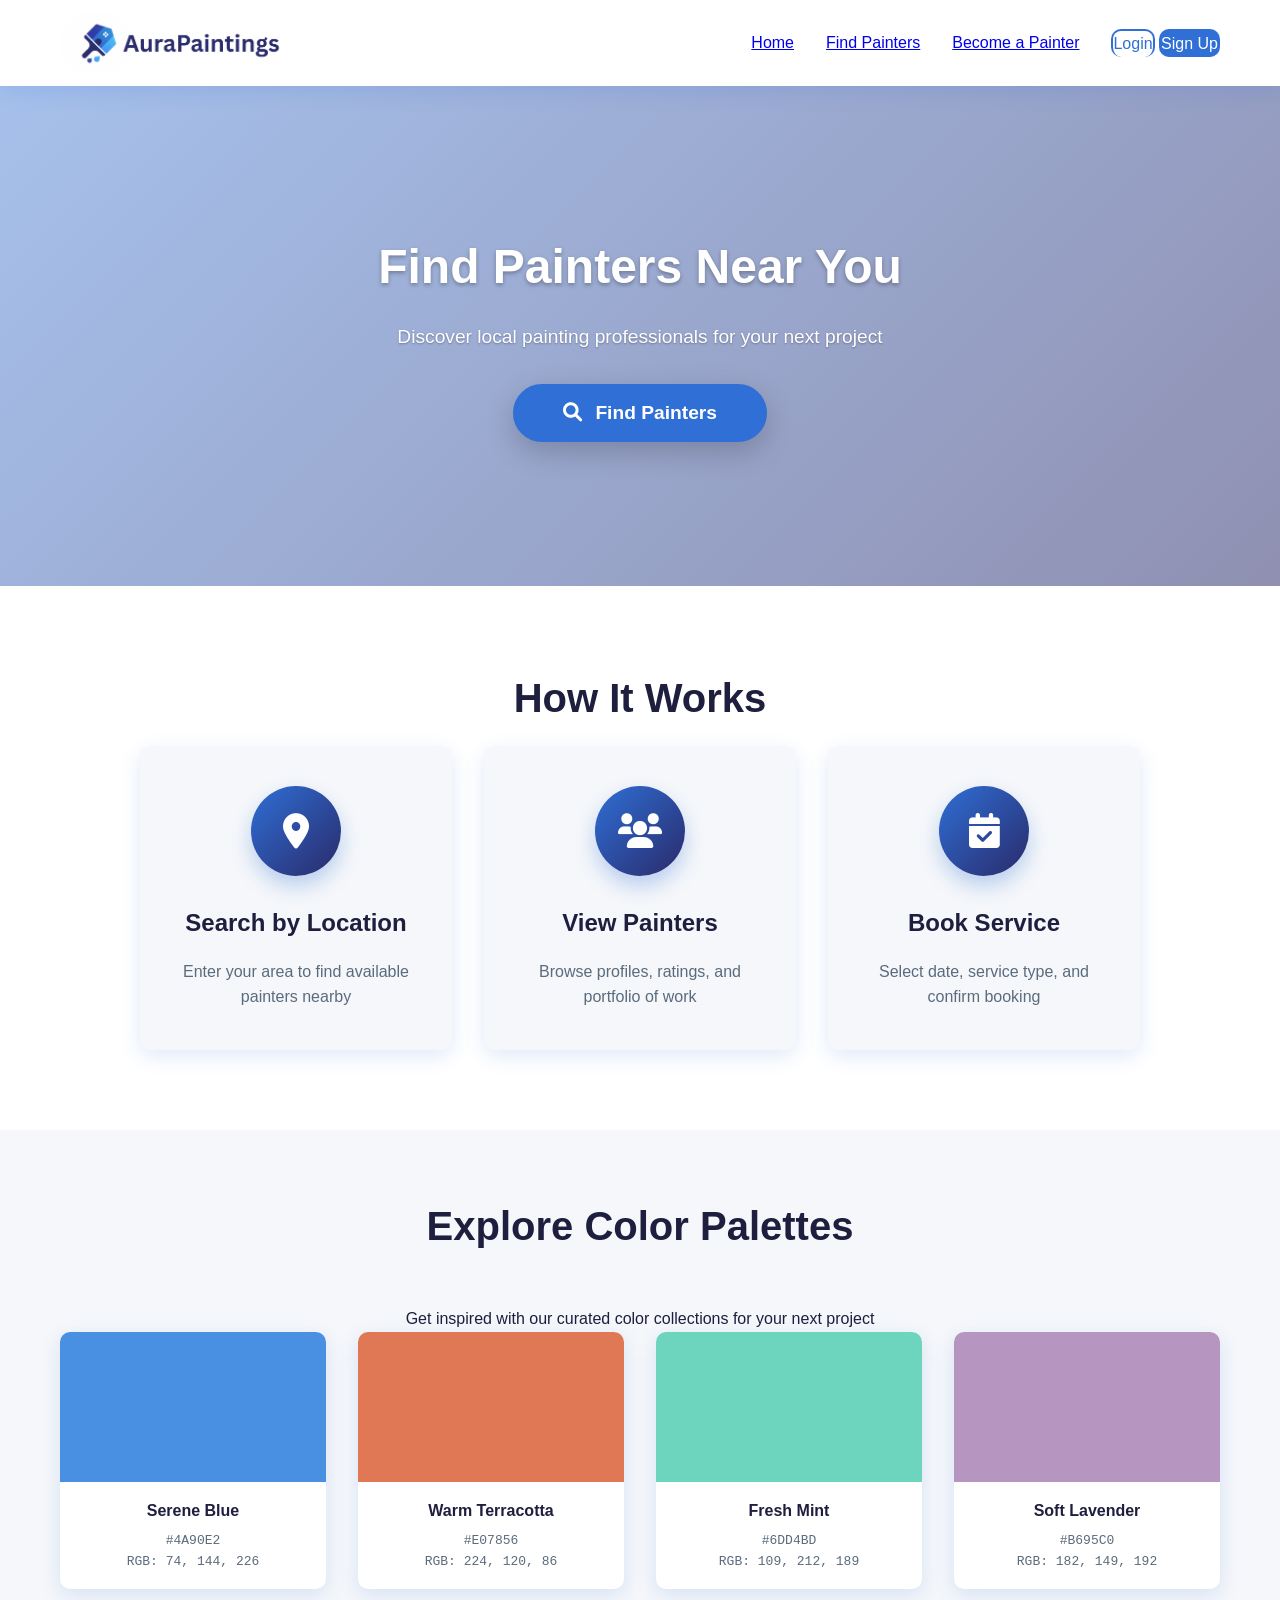
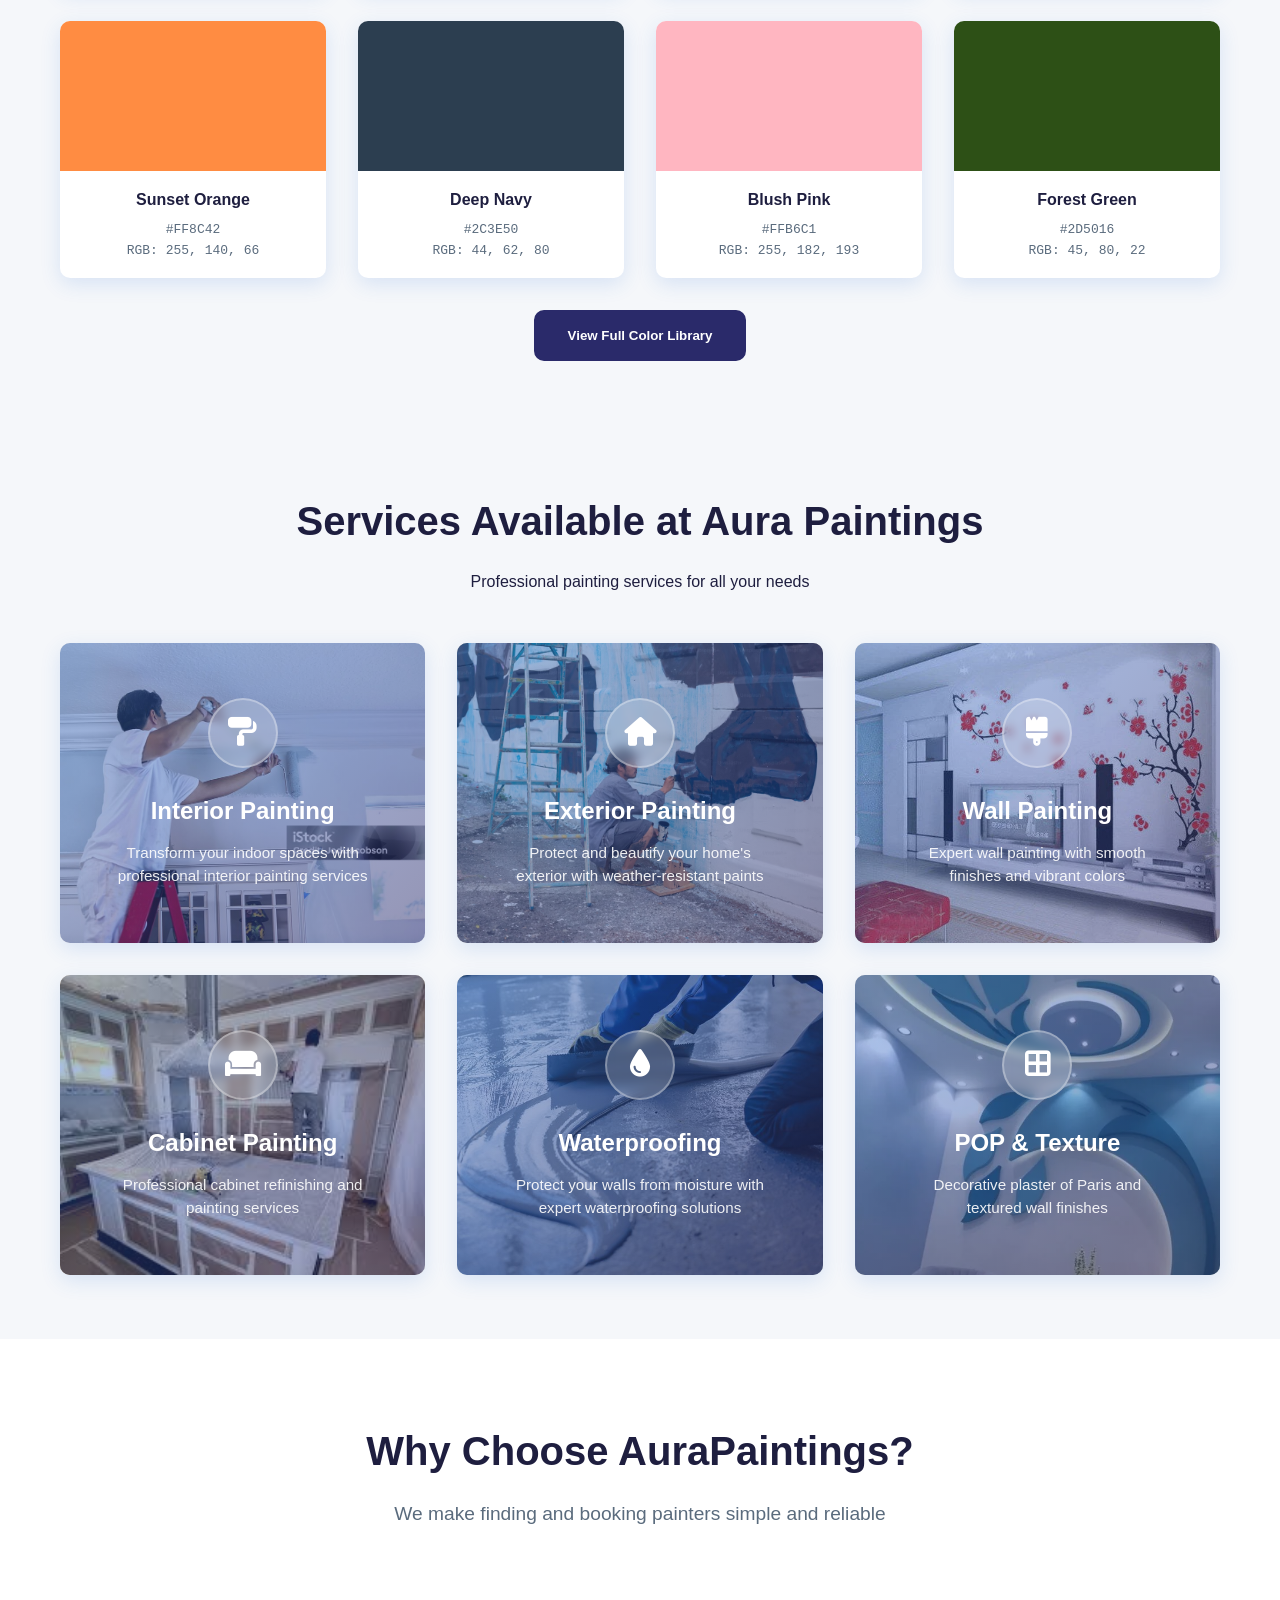
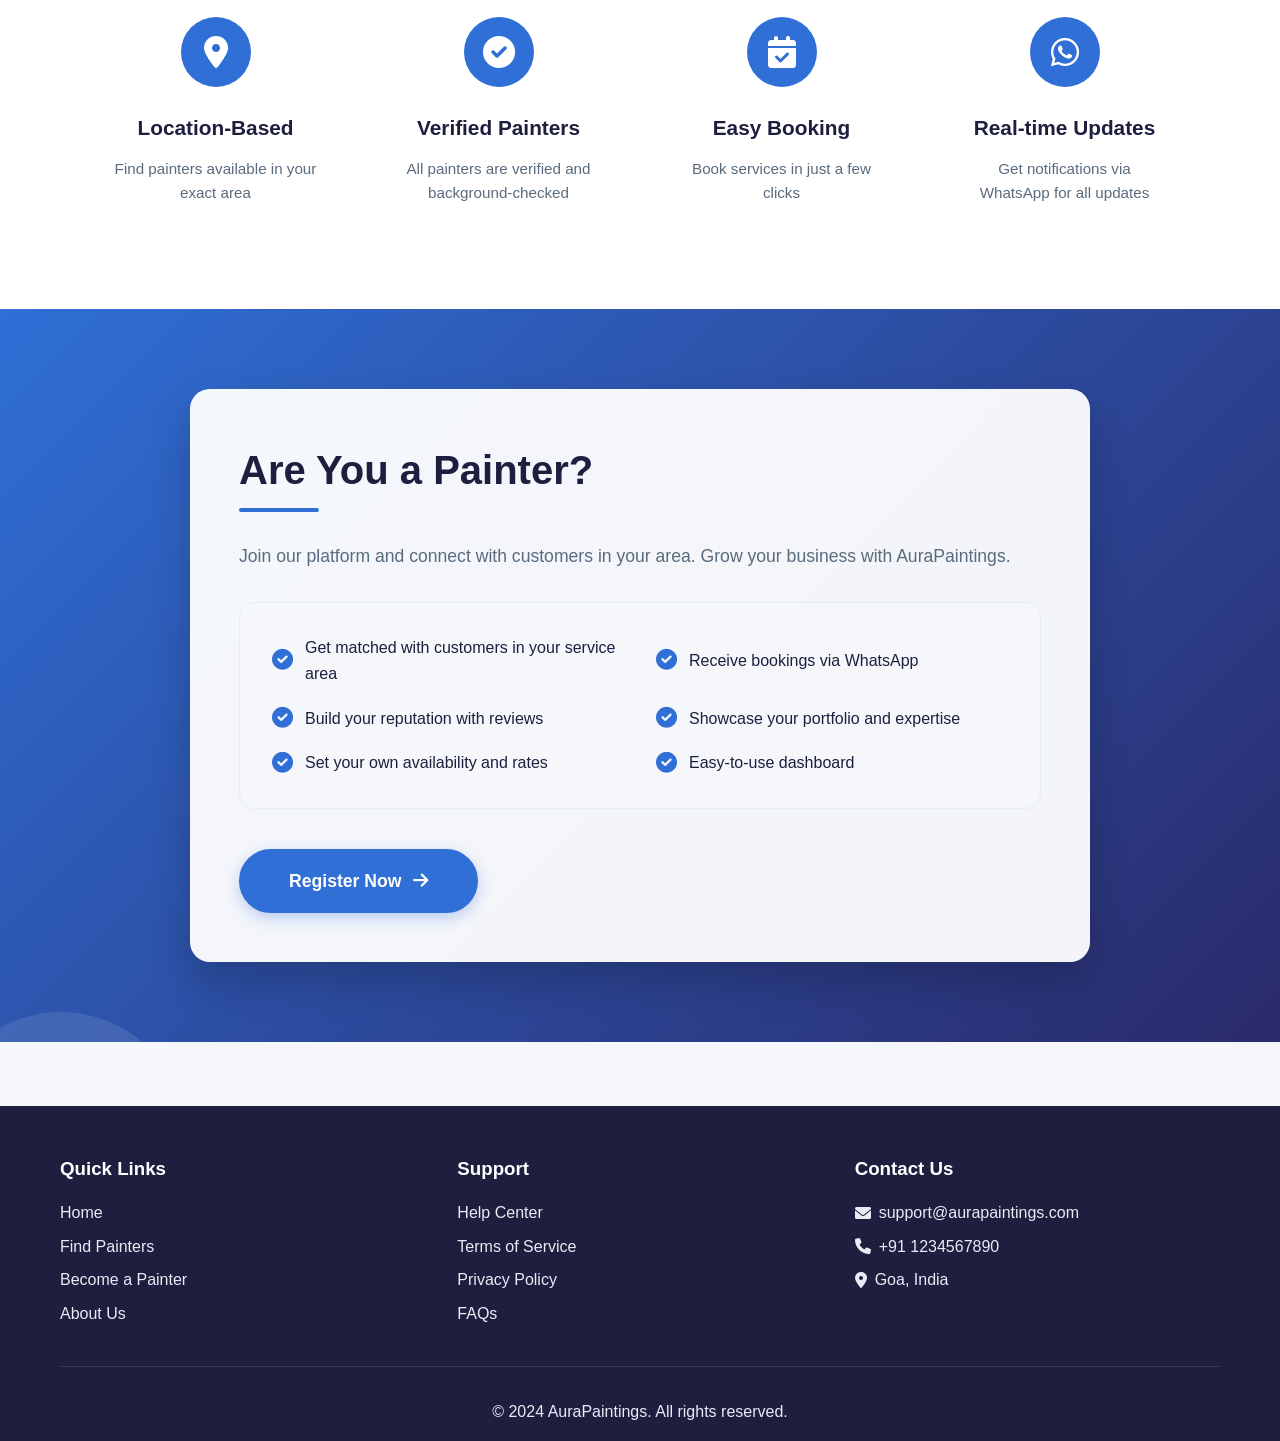
<file: index copy.html>
<!DOCTYPE html>
<html lang="en">
<head>
    <meta charset="UTF-8">
    <meta name="viewport" content="width=device-width, initial-scale=1.0">
    <title>AuraPaintings - Find Professional Painters</title>
    <link rel="stylesheet" href="css/style.css">
    <link rel="stylesheet" href="https://cdnjs.cloudflare.com/ajax/libs/font-awesome/6.0.0/css/all.min.css">
</head>
<body>
    <!-- Navbar -->
    <nav class="navbar">
        <div class="nav-container">
            <div class="logo-area">
                <img src="images\logo.png" alt="AuraPaintings">
                <!-- Add your logo here -->
                <!-- <h2>AuraPaintings</h2> -->

            </div>
            <div class="nav-links">
                <a href="index.html">Home</a>
                <a href="find-painters.html">Find Painters</a>
                <a href="#">Become a Painter</a>
                <div class="nav-buttons">
                    <a href="login.html" class="btn btn-outline">Login</a>
                    <a href="signup.html" class="btn btn-primary">Sign Up</a>
                </div>
            </div>
        </div>
    </nav>

    <!-- Hero Section -->
   <section class="hero">
    <!-- Video Background -->
    <div class="video-background">
        <video autoplay loop muted playsinline>
            <!-- Add multiple sources for compatibility -->
            <source src="images\8675539-hd_1920_1080_30fps.mp4" type="video/mp4">
            <!-- Fallback if video doesn't load -->
            Your browser does not support the video tag.
        </video>
    </div>
    <!-- Color Overlay -->
    <div class="video-overlay"></div>
    
    <!-- Content -->
      <div class="container">
        <h1>Find Painters Near You</h1>
        <p>Discover local painting professionals for your next project</p>
        <div class="button-container">
            <button onclick="window.location.href='find-painters.html'" class="btn-hero">
                <i class="fas fa-search"></i> Find Painters
            </button>
        </div>
    </div>
</section>

    <!-- How It Works -->
    <section class="how-it-works">
        <div class="container">
            <h2>How It Works</h2>
            <div class="steps">
                <div class="step-card">
                    <div class="step-icon"><i class="fas fa-map-marker-alt"></i></div>
                    <h3>Search by Location</h3>
                    <p>Enter your area to find available painters nearby</p>
                </div>
                <div class="step-card">
                    <div class="step-icon"><i class="fas fa-users"></i></div>
                    <h3>View Painters</h3>
                    <p>Browse profiles, ratings, and portfolio of work</p>
                </div>
                <div class="step-card">
                    <div class="step-icon"><i class="fas fa-calendar-check"></i></div>
                    <h3>Book Service</h3>
                    <p>Select date, service type, and confirm booking</p>
                </div>
            </div>
        </div>
    </section>

    <!-- Color Palettes -->
    <section class="color-palettes">
        <div class="container">
            <h2>Explore Color Palettes</h2>
            <p class="text-center">Get inspired with our curated color collections for your next project</p>
            
            <div class="color-grid">
                <div class="color-card">
                    <div class="color-swatch" style="background: #4A90E2;"></div>
                    <div class="color-info">
                        <div class="color-name">Serene Blue</div>
                        <div class="color-hex">#4A90E2</div>
                        <div class="color-hex">RGB: 74, 144, 226</div>
                    </div>
                </div>
                <div class="color-card">
                    <div class="color-swatch" style="background: #E07856;"></div>
                    <div class="color-info">
                        <div class="color-name">Warm Terracotta</div>
                        <div class="color-hex">#E07856</div>
                        <div class="color-hex">RGB: 224, 120, 86</div>
                    </div>
                </div>
                <div class="color-card">
                    <div class="color-swatch" style="background: #6DD4BD;"></div>
                    <div class="color-info">
                        <div class="color-name">Fresh Mint</div>
                        <div class="color-hex">#6DD4BD</div>
                        <div class="color-hex">RGB: 109, 212, 189</div>
                    </div>
                </div>
                <div class="color-card">
                    <div class="color-swatch" style="background: #B695C0;"></div>
                    <div class="color-info">
                        <div class="color-name">Soft Lavender</div>
                        <div class="color-hex">#B695C0</div>
                        <div class="color-hex">RGB: 182, 149, 192</div>
                    </div>
                </div>
            </div>

            <div class="color-grid" style="margin-top: 2rem;">
                <div class="color-card">
                    <div class="color-swatch" style="background: #FF8C42;"></div>
                    <div class="color-info">
                        <div class="color-name">Sunset Orange</div>
                        <div class="color-hex">#FF8C42</div>
                        <div class="color-hex">RGB: 255, 140, 66</div>
                    </div>
                </div>
                <div class="color-card">
                    <div class="color-swatch" style="background: #2C3E50;"></div>
                    <div class="color-info">
                        <div class="color-name">Deep Navy</div>
                        <div class="color-hex">#2C3E50</div>
                        <div class="color-hex">RGB: 44, 62, 80</div>
                    </div>
                </div>
                <div class="color-card">
                    <div class="color-swatch" style="background: #FFB6C1;"></div>
                    <div class="color-info">
                        <div class="color-name">Blush Pink</div>
                        <div class="color-hex">#FFB6C1</div>
                        <div class="color-hex">RGB: 255, 182, 193</div>
                    </div>
                </div>
                <div class="color-card">
                    <div class="color-swatch" style="background: #2D5016;"></div>
                    <div class="color-info">
                        <div class="color-name">Forest Green</div>
                        <div class="color-hex">#2D5016</div>
                        <div class="color-hex">RGB: 45, 80, 22</div>
                    </div>
                </div>
            </div>

            <button class="btn-secondary" onclick="viewFullLibrary()">View Full Color Library</button>
        </div>
    </section>

    <!-- Services -->
   <section class="services">
    <div class="container">
        <h2>Services Available at Aura Paintings</h2>
        <p class="text-center">Professional painting services for all your needs</p>
        
        <div class="service-grid">
            <div class="service-card" style="background-image: url('images/services/interiorPainting.jpg');">
                <div class="service-overlay"></div>
                <div class="service-content">
                    <div class="service-icon"><i class="fas fa-paint-roller"></i></div>
                    <h3>Interior Painting</h3>
                    <p>Transform your indoor spaces with professional interior painting services</p>
                </div>
            </div>
            
            <div class="service-card" style="background-image: url('images/services/exterior painting.avif');">
                <div class="service-overlay"></div>
                <div class="service-content">
                    <div class="service-icon"><i class="fas fa-home"></i></div>
                    <h3>Exterior Painting</h3>
                    <p>Protect and beautify your home's exterior with weather-resistant paints</p>
                </div>
            </div>
            
            <div class="service-card" style="background-image: url('images/services/wallpainting.webp');">
                <div class="service-overlay"></div>
                <div class="service-content">
                    <div class="service-icon"><i class="fas fa-brush"></i></div>
                    <h3>Wall Painting</h3>
                    <p>Expert wall painting with smooth finishes and vibrant colors</p>
                </div>
            </div>
            
            <div class="service-card" style="background-image: url('images/services/cabinet.jpg');">
                <div class="service-overlay"></div>
                <div class="service-content">
                    <div class="service-icon"><i class="fas fa-couch"></i></div>
                    <h3>Cabinet Painting</h3>
                    <p>Professional cabinet refinishing and painting services</p>
                </div>
            </div>
            
            <div class="service-card" style="background-image: url('images/services/waterproofing.jpg');">
                <div class="service-overlay"></div>
                <div class="service-content">
                    <div class="service-icon"><i class="fas fa-tint"></i></div>
                    <h3>Waterproofing</h3>
                    <p>Protect your walls from moisture with expert waterproofing solutions</p>
                </div>
            </div>
            
            <div class="service-card" style="background-image: url('images/services/pop.webp');">
                <div class="service-overlay"></div>
                <div class="service-content">
                    <div class="service-icon"><i class="fas fa-border-all"></i></div>
                    <h3>POP & Texture</h3>
                    <p>Decorative plaster of Paris and textured wall finishes</p>
                </div>
            </div>
        </div>
    </div>
</section>
<!-- ===== WHY CHOOSE US ===== -->
<section class="why-choose-us">
    <div class="container">
        <h2>Why Choose AuraPaintings?</h2>
        <p class="section-subtitle">We make finding and booking painters simple and reliable</p>
        
        <div class="features-grid">
            <!-- Feature 1 -->
            <div class="feature-card">
                <div class="feature-icon">
                    <i class="fas fa-map-marker-alt"></i>
                </div>
                <h3>Location-Based</h3>
                <p>Find painters available in your exact area</p>
            </div>
            
            <!-- Feature 2 -->
            <div class="feature-card">
                <div class="feature-icon">
                    <i class="fas fa-check-circle"></i>
                </div>
                <h3>Verified Painters</h3>
                <p>All painters are verified and background-checked</p>
            </div>
            
            <!-- Feature 3 -->
            <div class="feature-card">
                <div class="feature-icon">
                    <i class="fas fa-calendar-check"></i>
                </div>
                <h3>Easy Booking</h3>
                <p>Book services in just a few clicks</p>
            </div>
            
            <!-- Feature 4 -->
            <div class="feature-card">
                <div class="feature-icon">
                    <i class="fab fa-whatsapp"></i>
                </div>
                <h3>Real-time Updates</h3>
                <p>Get notifications via WhatsApp for all updates</p>
            </div>
        </div>
    </div>
</section>

<!-- ===== JOIN AS PAINTER ===== -->
<section class="join-painter">
    <div class="container">
        <div class="painter-cta">
            <div class="painter-cta-content">
                <h2>Are You a Painter?</h2>
                <p class="cta-subtitle">Join our platform and connect with customers in your area. Grow your business with AuraPaintings.</p>
                
                <div class="benefits-grid">
                    <div class="benefit-item">
                        <i class="fas fa-check-circle"></i>
                        <span>Get matched with customers in your service area</span>
                    </div>
                    <div class="benefit-item">
                        <i class="fas fa-check-circle"></i>
                        <span>Receive bookings via WhatsApp</span>
                    </div>
                    <div class="benefit-item">
                        <i class="fas fa-check-circle"></i>
                        <span>Build your reputation with reviews</span>
                    </div>
                    <div class="benefit-item">
                        <i class="fas fa-check-circle"></i>
                        <span>Showcase your portfolio and expertise</span>
                    </div>
                    <div class="benefit-item">
                        <i class="fas fa-check-circle"></i>
                        <span>Set your own availability and rates</span>
                    </div>
                    <div class="benefit-item">
                        <i class="fas fa-check-circle"></i>
                        <span>Easy-to-use dashboard</span>
                    </div>
                </div>
                
                <a href="become-painter.html" class="btn-register">
                    Register Now <i class="fas fa-arrow-right"></i>
                </a>
            </div>
        </div>
    </div>
</section>

    <!-- Footer -->
    <footer class="footer">
        <div class="container">
            <div class="footer-content">
                <div class="footer-section">
                    <h3>Quick Links</h3>
                    <ul>
                        <li><a href="index.html">Home</a></li>
                        <li><a href="find-painters.html">Find Painters</a></li>
                        <li><a href="#">Become a Painter</a></li>
                        <li><a href="#">About Us</a></li>
                    </ul>
                </div>
                <div class="footer-section">
                    <h3>Support</h3>
                    <ul>
                        <li><a href="#">Help Center</a></li>
                        <li><a href="#">Terms of Service</a></li>
                        <li><a href="#">Privacy Policy</a></li>
                        <li><a href="#">FAQs</a></li>
                    </ul>
                </div>
                <div class="footer-section">
                    <h3>Contact Us</h3>
                    <ul class="contact-info">
                        <li><i class="fas fa-envelope"></i> support@aurapaintings.com</li>
                        <li><i class="fas fa-phone"></i> +91 1234567890</li>
                        <li><i class="fas fa-map-marker-alt"></i> Goa, India</li>
                    </ul>
                </div>
            </div>
            <div class="footer-bottom">
                <p>&copy; 2024 AuraPaintings. All rights reserved.</p>
            </div>
        </div>
    </footer>

    <script src="js/main.js"></script>
</body>
</html>
</file>
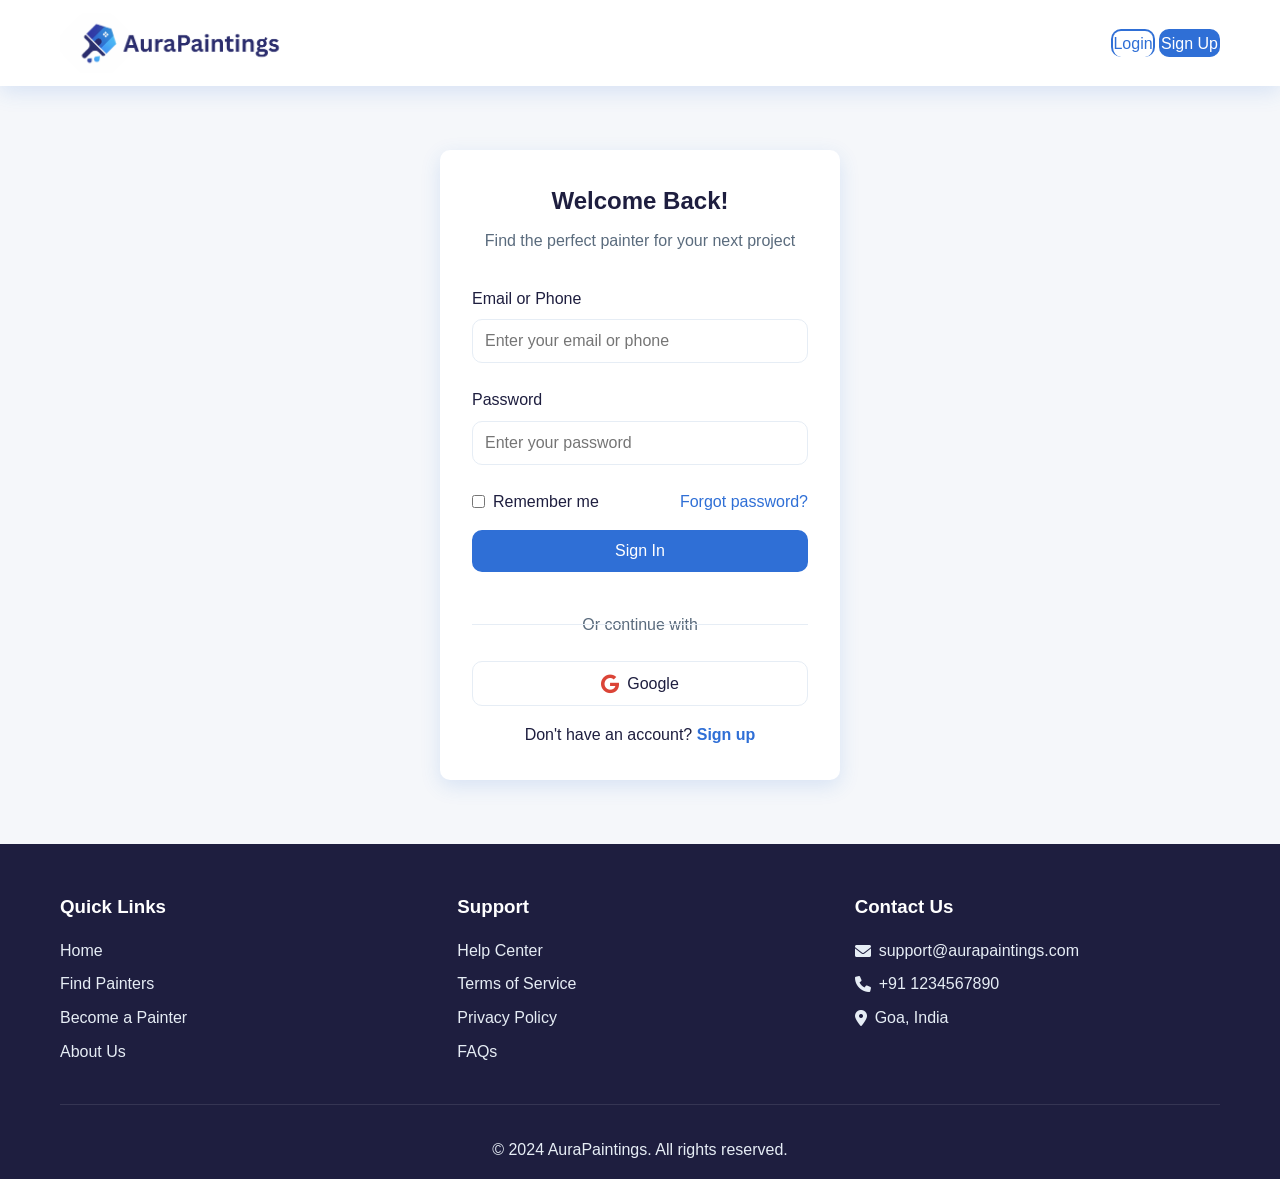
<file: login.html>
<!DOCTYPE html>
<html lang="en">
<head>
    <meta charset="UTF-8">
    <meta name="viewport" content="width=device-width, initial-scale=1.0">
    <title>Login - AuraPaintings</title>
    <link rel="stylesheet" href="css/style.css">
    <link rel="stylesheet" href="https://cdnjs.cloudflare.com/ajax/libs/font-awesome/6.0.0/css/all.min.css">
</head>
<body>
    <!-- Navbar -->
    <nav class="navbar">
      <div class="nav-container">
            <div class="logo-area">
                <img src="images\logo.png" alt="AuraPaintings">
                <!-- Add your logo here -->
                <!-- <h2>AuraPaintings</h2> -->

            </div>
            <div class="nav-links">
               
                <div class="nav-buttons">
                    <a href="login.html" class="btn btn-outline">Login</a>
                    <a href="signup.html" class="btn btn-primary">Sign Up</a>
                </div>
            </div>
        </div>
    </nav>

    <!-- Login Form -->
    <div class="login-container">
        <div class="login-header">
            <h2>Welcome Back!</h2>
            <p>Find the perfect painter for your next project</p>
        </div>

        <form id="loginForm" onsubmit="handleLogin(event)">
            <div class="form-group">
                <label for="email">Email or Phone</label>
                <input type="text" id="email" placeholder="Enter your email or phone" required>
            </div>

            <div class="form-group">
                <label for="password">Password</label>
                <input type="password" id="password" placeholder="Enter your password" required>
            </div>

            <div class="remember-forgot">
                <div class="remember-me">
                    <input type="checkbox" id="remember">
                    <label for="remember">Remember me</label>
                </div>
                <a href="#" class="forgot-password">Forgot password?</a>
            </div>

            <button type="submit" class="btn btn-primary" style="width: 100%; margin-bottom: 1rem;">Sign In</button>

            <div class="divider">
                <span>Or continue with</span>
            </div>

            <button type="button" class="btn-google" onclick="handleGoogleLogin()">
                <i class="fab fa-google"></i> Google
            </button>

            <div class="signup-link">
                Don't have an account? <a href="login.html">Sign up</a>
            </div>
        </form>
    </div>

    <!-- Footer -->
    <footer class="footer">
        <div class="container">
            <div class="footer-content">
                <div class="footer-section">
                    <h3>Quick Links</h3>
                    <ul>
                        <li><a href="index.html">Home</a></li>
                        <li><a href="find-painters.html">Find Painters</a></li>
                        <li><a href="#">Become a Painter</a></li>
                        <li><a href="#">About Us</a></li>
                    </ul>
                </div>
                <div class="footer-section">
                    <h3>Support</h3>
                    <ul>
                        <li><a href="#">Help Center</a></li>
                        <li><a href="#">Terms of Service</a></li>
                        <li><a href="#">Privacy Policy</a></li>
                        <li><a href="#">FAQs</a></li>
                    </ul>
                </div>
                <div class="footer-section">
                    <h3>Contact Us</h3>
                    <ul class="contact-info">
                        <li><i class="fas fa-envelope"></i> support@aurapaintings.com</li>
                        <li><i class="fas fa-phone"></i> +91 1234567890</li>
                        <li><i class="fas fa-map-marker-alt"></i> Goa, India</li>
                    </ul>
                </div>
            </div>
            <div class="footer-bottom">
                <p>&copy; 2024 AuraPaintings. All rights reserved.</p>
            </div>
        </div>
    </footer>

    <script src="js/main.js"></script>
</body>
</html>
</file>
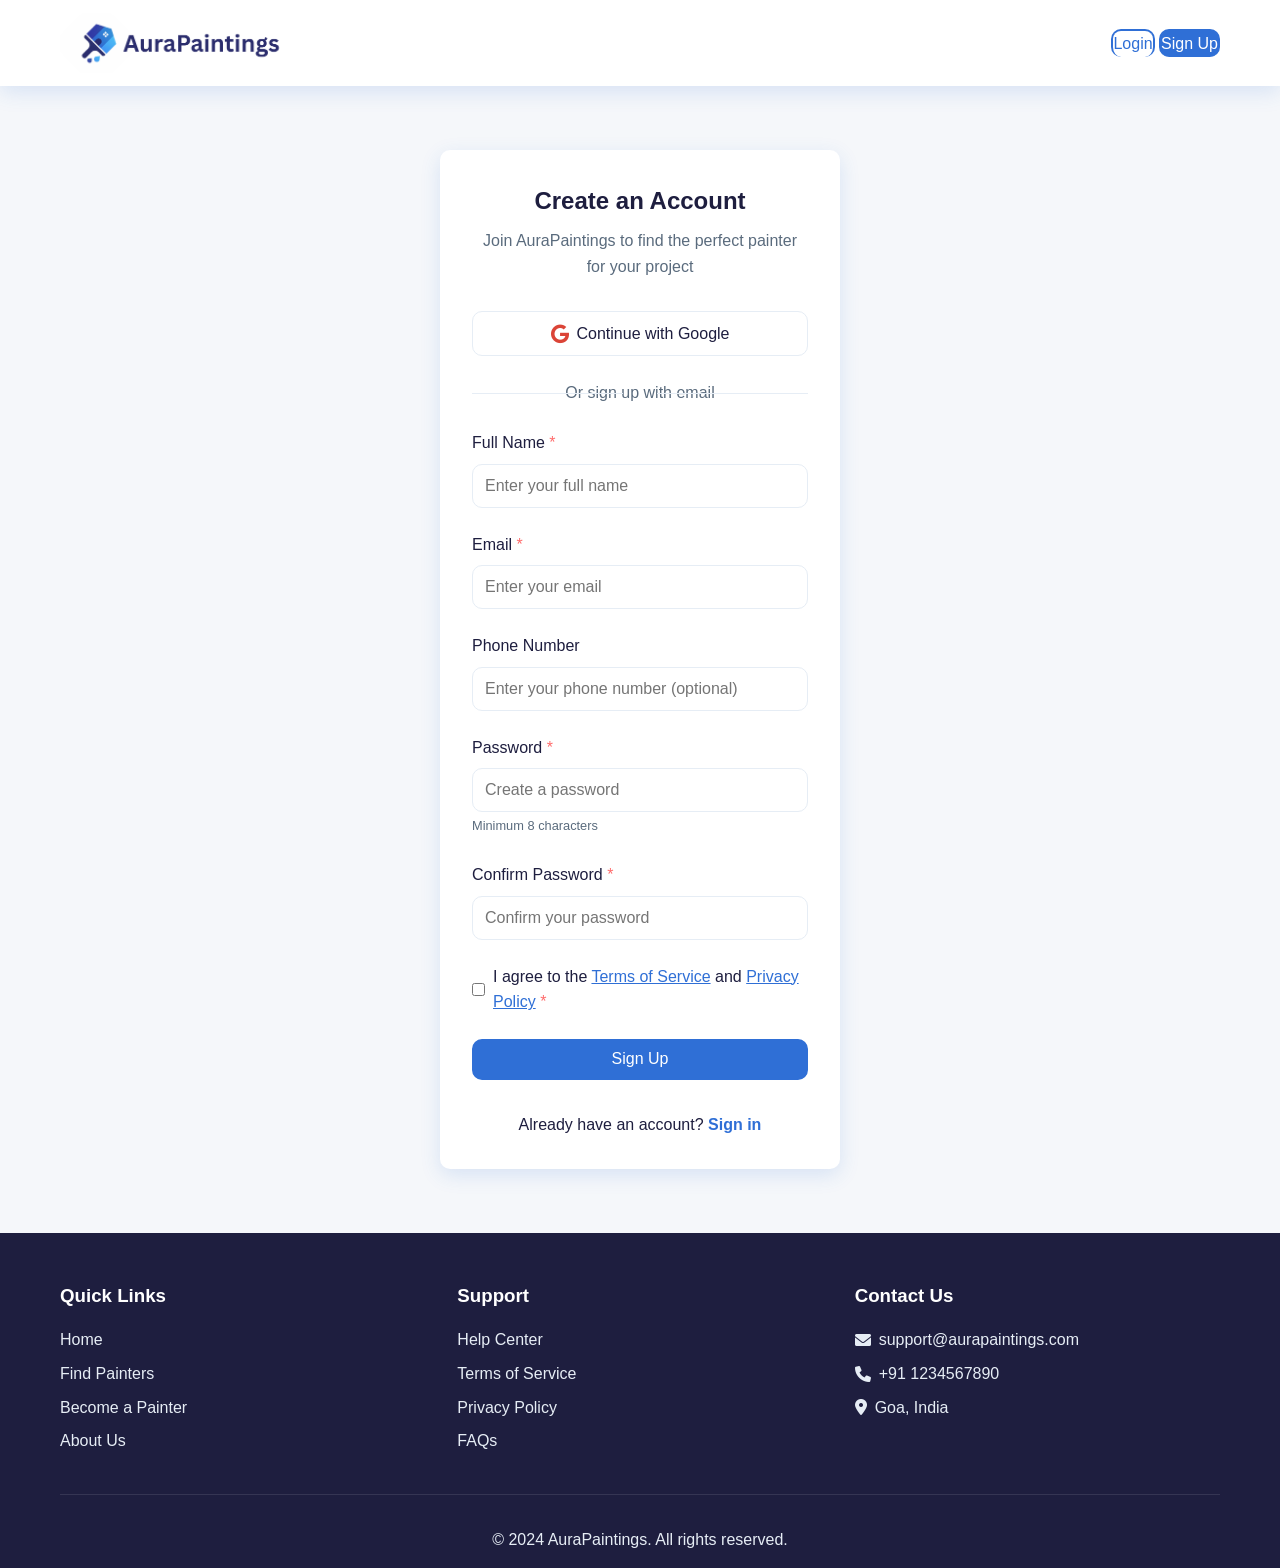
<file: signup.html>
<!DOCTYPE html>
<html lang="en">
<head>
    <meta charset="UTF-8">
    <meta name="viewport" content="width=device-width, initial-scale=1.0">
    <title>Sign Up - AuraPaintings</title>
    <link rel="stylesheet" href="css/style.css">
    <link rel="stylesheet" href="https://cdnjs.cloudflare.com/ajax/libs/font-awesome/6.0.0/css/all.min.css">
</head>
<body>
    <!-- Navbar -->
    <nav class="navbar">
        <div class="nav-container">
            <div class="logo-area">
                <img src="images\logo.png" alt="AuraPaintings">
                <!-- Add your logo here -->
                <!-- <h2>AuraPaintings</h2> -->

            </div>
            <div class="nav-links">
                
                <div class="nav-buttons">
                    <a href="login.html" class="btn btn-outline">Login</a>
                    <a href="signup.html" class="btn btn-primary">Sign Up</a>
                </div>
            </div>
        </div>
    </nav>

    <!-- Sign Up Form -->
    <div class="login-container">
        <div class="login-header">
            <h2>Create an Account</h2>
            <p>Join AuraPaintings to find the perfect painter for your project</p>
        </div>

        <!-- Google Sign Up Button - TOP -->
        <button type="button" class="btn-google" onclick="handleGoogleSignup()" style="margin-bottom: 1.5rem;">
            <i class="fab fa-google"></i> Continue with Google
        </button>

        <div class="divider">
            <span>Or sign up with email</span>
        </div>

        <form id="signupForm" onsubmit="handleSignup(event)">
            <!-- Full Name -->
            <div class="form-group">
                <label for="fullname">Full Name <span class="required">*</span></label>
                <input type="text" id="fullname" placeholder="Enter your full name" required>
            </div>

            <!-- Email -->
            <div class="form-group">
                <label for="email">Email <span class="required">*</span></label>
                <input type="email" id="email" placeholder="Enter your email" required>
            </div>

            <!-- Phone (Optional) -->
            <div class="form-group">
                <label for="phone">Phone Number</label>
                <input type="tel" id="phone" placeholder="Enter your phone number (optional)">
            </div>

            <!-- Password -->
            <div class="form-group">
                <label for="password">Password <span class="required">*</span></label>
                <input type="password" id="password" placeholder="Create a password" required minlength="8">
                <small style="color: var(--text-light); font-size: 0.8rem;">Minimum 8 characters</small>
            </div>

            <!-- Confirm Password -->
            <div class="form-group">
                <label for="confirm-password">Confirm Password <span class="required">*</span></label>
                <input type="password" id="confirm-password" placeholder="Confirm your password" required>
                <small id="password-match" style="color: var(--danger); font-size: 0.8rem; display: none;">Passwords do not match</small>
            </div>

            <!-- Terms and Conditions -->
            <div class="form-group" style="display: flex; align-items: center; gap: 0.5rem; margin-bottom: 1.5rem;">
                <input type="checkbox" id="terms" required style="width: auto;">
                <label for="terms" style="display: inline; margin: 0;">I agree to the <a href="#" style="color: var(--primary);">Terms of Service</a> and <a href="#" style="color: var(--primary);">Privacy Policy</a> <span class="required">*</span></label>
            </div>

            <button type="submit" class="btn btn-primary" style="width: 100%; margin-bottom: 1rem;">Sign Up</button>

            <div class="signup-link">
                Already have an account? <a href="login.html">Sign in</a>
            </div>
        </form>
    </div>

    <!-- Footer -->
    <footer class="footer">
        <div class="container">
            <div class="footer-content">
                <div class="footer-section">
                    <h3>Quick Links</h3>
                    <ul>
                        <li><a href="index.html">Home</a></li>
                        <li><a href="find-painters.html">Find Painters</a></li>
                        <li><a href="#">Become a Painter</a></li>
                        <li><a href="#">About Us</a></li>
                    </ul>
                </div>
                <div class="footer-section">
                    <h3>Support</h3>
                    <ul>
                        <li><a href="#">Help Center</a></li>
                        <li><a href="#">Terms of Service</a></li>
                        <li><a href="#">Privacy Policy</a></li>
                        <li><a href="#">FAQs</a></li>
                    </ul>
                </div>
                <div class="footer-section">
                    <h3>Contact Us</h3>
                    <ul class="contact-info">
                        <li><i class="fas fa-envelope"></i> support@aurapaintings.com</li>
                        <li><i class="fas fa-phone"></i> +91 1234567890</li>
                        <li><i class="fas fa-map-marker-alt"></i> Goa, India</li>
                    </ul>
                </div>
            </div>
            <div class="footer-bottom">
                <p>&copy; 2024 AuraPaintings. All rights reserved.</p>
            </div>
        </div>
    </footer>

    <script>
        // Password confirmation validation
        document.getElementById('confirm-password').addEventListener('keyup', function() {
            var password = document.getElementById('password').value;
            var confirm = this.value;
            var matchMsg = document.getElementById('password-match');
            
            if (password !== confirm) {
                matchMsg.style.display = 'block';
                this.style.borderColor = 'var(--danger)';
            } else {
                matchMsg.style.display = 'none';
                this.style.borderColor = 'var(--success)';
            }
        });

        document.getElementById('password').addEventListener('keyup', function() {
            var confirm = document.getElementById('confirm-password').value;
            if (confirm) {
                var password = this.value;
                var matchMsg = document.getElementById('password-match');
                
                if (password !== confirm) {
                    matchMsg.style.display = 'block';
                    document.getElementById('confirm-password').style.borderColor = 'var(--danger)';
                } else {
                    matchMsg.style.display = 'none';
                    document.getElementById('confirm-password').style.borderColor = 'var(--success)';
                }
            }
        });

        // Handle signup form submission
        function handleSignup(event) {
            event.preventDefault();
            
            var password = document.getElementById('password').value;
            var confirm = document.getElementById('confirm-password').value;
            
            if (password !== confirm) {
                alert('Passwords do not match!');
                return;
            }
            
            if (!document.getElementById('terms').checked) {
                alert('Please agree to the Terms of Service and Privacy Policy');
                return;
            }
            
            // Collect form data
            var formData = {
                fullname: document.getElementById('fullname').value,
                email: document.getElementById('email').value,
                phone: document.getElementById('phone').value
            };
            
            console.log('Signup attempt:', formData);
            
            // For demo purposes
            alert('Account created successfully! Please check your email to verify.');
            window.location.href = 'login.html';
        }

        function handleGoogleSignup() {
            console.log('Google signup clicked');
            alert('Continue with Google - This would open Google OAuth');
        }
    </script>
</body>
</html>
</file>
<file: css/style.css>
/* ===== RESET & BASE STYLES ===== */
* {
    margin: 0;
    padding: 0;
    box-sizing: border-box;
}

:root {
    /* Brand Colors (from logo) */
    --primary: #2F6FD6;        /* Main blue */
    --secondary: #2A2A6A;      /* Dark blue / text logo color */
    --accent: #6EC8FF;         /* Light cyan highlight */

    /* UI Colors */
    --dark: #1E1E3F;
    --light: #F5F7FA;
    --gray: #E6EDF5;
    --white: #FFFFFF;

    /* Status Colors */
    --success: #2ECC71;
    --danger: #FF6B6B;
    --warning: #FF8C42;

    /* Text */
    --text-dark: #1E1E3F;
    --text-light: #5A6B7D;

    /* UI Effects */
    --shadow: 0 6px 20px rgba(47, 111, 214, 0.15);
    --border-radius: 10px;
}

body {
    font-family: -apple-system, BlinkMacSystemFont, 'Segoe UI', Roboto, Oxygen, Ubuntu, sans-serif;
    line-height: 1.6;
    color: var(--text-dark);
    background-color: var(--light);
}

.container {
    max-width: 1200px;
    margin: 0 auto;
    padding: 0 20px;
}

/* ===== NAVBAR ===== */
/* ===== NAVBAR ===== */
.navbar {
    background: var(--white);
    box-shadow: var(--shadow);
    position: sticky;
    top: 0;
    z-index: 1000;
    padding: 0.8rem 0;
}

.nav-container {
    display: flex;
    justify-content: space-between;
    align-items: center;
    max-width: 1200px;
    margin: 0 auto;
    padding: 0 20px;
}

/* Logo Area */
.logo-area {
    display: flex;
    align-items: center;
}

.logo-area a {
    display: flex;
    align-items: center;
    text-decoration: none;
}

.logo-area img {
    max-height: 60px;
    width: auto;
    display: block;
}

.logo-area h2 {
    color: var(--primary);
    font-size: 1.5rem;
    margin: 0;
}

/* Desktop Navigation */
.desktop-nav {
    display: flex;
    gap: 2rem;
    align-items: center;
}

.desktop-nav a {
    text-decoration: none;
    color: var(--text-dark);
    font-weight: 500;
    transition: color 0.3s;
    font-size: 1rem;
}

.desktop-nav a:hover {
    color: var(--primary);
}

.desktop-nav a.active {
    color: var(--primary);
    font-weight: 600;
    position: relative;
}

.desktop-nav a.active::after {
    content: '';
    position: absolute;
    bottom: -5px;
    left: 0;
    width: 100%;
    height: 2px;
    background: var(--primary);
    border-radius: 2px;
}

/* Auth Buttons */
.auth-buttons {
    display: flex;
    gap: 0.75rem;
    align-items: center;
}

/* Hamburger Menu (Mobile Only) */
.hamburger-menu {
    display: none;
    flex-direction: column;
    cursor: pointer;
    padding: 0.5rem;
    z-index: 1001;
}

.hamburger-menu span {
    width: 28px;
    height: 3px;
    background-color: var(--primary);
    margin: 3px 0;
    transition: 0.3s;
    border-radius: 3px;
    display: block;
}

.hamburger-menu.active span:nth-child(1) {
    transform: rotate(45deg) translate(5px, 5px);
}

.hamburger-menu.active span:nth-child(2) {
    opacity: 0;
}

.hamburger-menu.active span:nth-child(3) {
    transform: rotate(-45deg) translate(7px, -6px);
}

/* Mobile Navigation Menu (Slide-out) */
.mobile-nav {
    position: fixed;
    top: 0;
    right: -100%;
    width: 300px;
    height: 100vh;
    background: var(--white);
    box-shadow: -2px 0 20px rgba(0,0,0,0.15);
    transition: right 0.3s ease;
    z-index: 1002;
    display: flex;
    flex-direction: column;
}

.mobile-nav.active {
    right: 0;
}

.mobile-nav-header {
    display: flex;
    justify-content: space-between;
    align-items: center;
    padding: 1.5rem;
    border-bottom: 1px solid var(--gray);
}

.mobile-nav-header h3 {
    color: var(--primary);
    margin: 0;
}

.close-menu {
    background: none;
    border: none;
    font-size: 2rem;
    cursor: pointer;
    color: var(--text-light);
    line-height: 1;
    width: 40px;
    height: 40px;
    display: flex;
    align-items: center;
    justify-content: center;
}

.close-menu:hover {
    color: var(--danger);
}

.mobile-nav-links {
    list-style: none;
    padding: 1.5rem;
    margin: 0;
    flex: 1;
}

.mobile-nav-links li {
    margin-bottom: 1rem;
}

.mobile-nav-links li a {
    display: flex;
    align-items: center;
    gap: 1rem;
    padding: 0.75rem 1rem;
    color: var(--text-dark);
    text-decoration: none;
    font-size: 1.1rem;
    border-radius: var(--border-radius);
    transition: all 0.2s;
}

.mobile-nav-links li a i {
    width: 24px;
    color: var(--primary);
    font-size: 1.2rem;
}

.mobile-nav-links li a:hover {
    background: var(--light);
    color: var(--primary);
}

.mobile-nav-footer {
    padding: 1.5rem;
    border-top: 1px solid var(--gray);
    display: flex;
    flex-direction: column;
    gap: 0.75rem;
}

.mobile-nav-footer .btn {
    width: 100%;
    text-align: center;
}

/* Menu Overlay */
.menu-overlay {
    display: none;
    position: fixed;
    top: 0;
    left: 0;
    width: 100%;
    height: 100%;
    background: rgba(0, 0, 0, 0.5);
    z-index: 1001;
}

.menu-overlay.active {
    display: block;
}

/* ===== RESPONSIVE DESIGN ===== */

/* Desktop Styles (769px and above) */
@media screen and (min-width: 769px) {
    .desktop-nav {
        display: flex;
    }
    
    .auth-buttons.desktop-only {
        display: flex;
    }
    
    .hamburger-menu.mobile-only {
        display: none;
    }
    
    .mobile-nav,
    .menu-overlay {
        display: none;
    }
}

/* Mobile Styles (768px and below) */
@media screen and (max-width: 768px) {
    .nav-container {
        position: relative;
    }
    
    .logo-area {
        position: absolute;
        left: 50%;
        transform: translateX(-50%);
    }
    
    .desktop-nav {
        display: none;
    }
    
    .auth-buttons.desktop-only {
        display: none;
    }
    
    .hamburger-menu.mobile-only {
        display: flex;
        margin-left: auto;
    }
    
    .logo-area img {
        max-height: 35px;
    }
}








/* ===== HERO SECTION WITH VIDEO ===== */
.hero {
    position: relative;
    color: var(--white);
    padding: 6rem 0;
    text-align: center;
    overflow: hidden;
    min-height: 500px;
    display: flex;
    align-items: center;
}

.video-background {
    position: absolute;
    top: 0;
    left: 0;
    width: 100%;
    height: 100%;
    z-index: 0;
}

.video-background video {
    width: 100%;
    height: 100%;
    object-fit: cover;
    object-position: center;
}

.video-overlay {
    position: absolute;
    top: 0;
    left: 0;
    width: 100%;
    height: 100%;
    background: linear-gradient(135deg, rgba(47, 111, 214, 0.4), rgba(42, 42, 106, 0.5));
    z-index: 1;
}

.hero .container {
    position: relative;
    z-index: 2;
    width: 100%;
}

.hero h1 {
    font-size: 3rem;
    margin-bottom: 1rem;
    text-shadow: 0 2px 4px rgba(0,0,0,0.3);
}

.hero p {
    font-size: 1.2rem;
    margin-bottom: 2rem;
    text-shadow: 0 1px 2px rgba(0,0,0,0.3);
}

/* Hero Button */
.button-container {
    max-width: 600px;
    margin: 0 auto;
    text-align: center;
}

.btn-hero {
    padding: 1rem 3rem;
    border: none;
    border-radius: 50px;
    background: var(--primary);
    color: var(--white);
    cursor: pointer;
    font-weight: 600;
    font-size: 1.2rem;
    transition: all 0.3s ease;
    box-shadow: 0 10px 30px rgba(0,0,0,0.2);
    display: inline-block;
    border: 2px solid var(--primary);
}

.btn-hero:hover {
    background: transparent;
    color: var(--white);
    transform: translateY(-2px);
    box-shadow: 0 15px 35px rgba(0,0,0,0.3);
}

.btn-hero i {
    margin-right: 8px;
}

/* ===== MOBILE OPTIMIZATIONS ===== */
@media screen and (max-width: 768px) {
    .hero {
        padding: 3rem 0 !important;
        min-height: 400px !important;
    }
    
    .hero h1 {
        font-size: 1.8rem !important;
        padding: 0 15px;
    }
    
    .hero p {
        font-size: 1rem !important;
        padding: 0 20px;
    }
    
    .btn-hero {
        padding: 0.8rem 2rem !important;
        font-size: 1rem !important;
        width: 90%;
        max-width: 280px;
    }
    
    /* Video still visible on mobile - just optimized */
    .video-background {
        display: block !important; /* Override any previous display:none */
    }
    
    .video-background video {
        object-position: center; /* Ensure video is centered */
    }
    
    /* Lighter overlay on mobile for better visibility */
    .video-overlay {
        background: linear-gradient(135deg, rgba(47, 111, 214, 0.3), rgba(42, 42, 106, 0.4));
    }
}

/* Small phones */
@media screen and (max-width: 480px) {
    .hero {
        min-height: 350px !important;
        padding: 2.5rem 0 !important;
    }
    
    .hero h1 {
        font-size: 1.5rem !important;
    }
    
    .btn-hero {
        padding: 0.7rem 1.5rem !important;
        font-size: 0.95rem !important;
    }
}

/* Optional: If you want to save bandwidth on very slow connections */
@media screen and (max-width: 768px) and (prefers-reduced-data: reduce) {
    .video-background {
        display: none;
    }
    
    .hero {
        background: linear-gradient(135deg, var(--primary), var(--secondary));
    }
}



/* ===== HOW IT WORKS ===== */
.how-it-works {
    padding: 5rem 0;
    background: var(--white);
}

.how-it-works h2 {
    text-align: center;
    margin-bottom: 1rem;
    font-size: 2.5rem;
    color: var(--dark);
    font-weight: 700;
}

.how-it-works .section-subtitle {
    text-align: center;
    color: var(--text-light);
    font-size: 1.2rem;
    margin-bottom: 3rem;
    max-width: 700px;
    margin-left: auto;
    margin-right: auto;
}

.steps {
    display: grid;
    grid-template-columns: repeat(3, 1fr);
    gap: 2rem;
    max-width: 1000px;
    margin: 0 auto;
}

.step-card {
    text-align: center;
    padding: 2.5rem 2rem;
    background: var(--light);
    border-radius: var(--border-radius);
    box-shadow: var(--shadow);
    transition: all 0.3s ease;
    position: relative;
    overflow: hidden;
}

.step-card:hover {
    transform: translateY(-10px);
    box-shadow: 0 15px 35px rgba(47, 111, 214, 0.2);
}

.step-card::before {
    content: '';
    position: absolute;
    top: 0;
    left: 0;
    right: 0;
    height: 4px;
    background: linear-gradient(90deg, var(--primary), var(--secondary));
    transform: scaleX(0);
    transition: transform 0.3s ease;
}

.step-card:hover::before {
    transform: scaleX(1);
}

.step-icon {
    width: 90px;
    height: 90px;
    background: linear-gradient(135deg, var(--primary), var(--secondary));
    color: var(--white);
    border-radius: 50%;
    display: flex;
    align-items: center;
    justify-content: center;
    font-size: 2.2rem;
    margin: 0 auto 1.8rem;
    box-shadow: 0 10px 20px rgba(47, 111, 214, 0.3);
    transition: all 0.3s ease;
}

.step-card:hover .step-icon {
    transform: scale(1.1) rotate(5deg);
    box-shadow: 0 15px 30px rgba(47, 111, 214, 0.4);
}

.step-card h3 {
    font-size: 1.5rem;
    margin-bottom: 1rem;
    color: var(--dark);
    font-weight: 600;
}

.step-card p {
    color: var(--text-light);
    line-height: 1.6;
    font-size: 1rem;
    max-width: 250px;
    margin: 0 auto;
}

/* ===== MOBILE RESPONSIVE ===== */

/* Tablet (768px - 992px) */
@media screen and (max-width: 992px) {
    .how-it-works {
        padding: 4rem 0;
    }
    
    .steps {
        gap: 1.5rem;
        padding: 0 1rem;
    }
    
    .step-card {
        padding: 2rem 1.5rem;
    }
    
    .step-icon {
        width: 80px;
        height: 80px;
        font-size: 2rem;
    }
    
    .step-card h3 {
        font-size: 1.3rem;
    }
}

/* Mobile (768px and below) */
@media screen and (max-width: 768px) {
    .how-it-works {
        padding: 3rem 0;
    }
    
    .how-it-works h2 {
        font-size: 2rem !important;
        margin-bottom: 0.5rem;
        padding: 0 15px;
    }
    
    .how-it-works .section-subtitle {
        font-size: 1rem !important;
        margin-bottom: 2rem;
        padding: 0 20px;
    }
    
    .steps {
        grid-template-columns: 1fr !important;
        gap: 1.2rem;
        max-width: 400px;
        margin: 0 auto;
    }
    
    .step-card {
        padding: 1.8rem 1.5rem;
        display: flex;
        flex-direction: column;
        align-items: center;
        text-align: center;
    }
    
    .step-card:hover {
        transform: translateY(-5px);
    }
    
    .step-icon {
        width: 70px;
        height: 70px;
        font-size: 1.8rem;
        margin-bottom: 1.2rem;
    }
    
    .step-card h3 {
        font-size: 1.3rem !important;
        margin-bottom: 0.5rem;
    }
    
    .step-card p {
        font-size: 0.95rem !important;
        max-width: 280px;
    }
}

/* Small Mobile (480px and below) */
@media screen and (max-width: 480px) {
    .how-it-works {
        padding: 2.5rem 0;
    }
    
    .how-it-works h2 {
        font-size: 1.8rem !important;
    }
    
    .step-card {
        padding: 1.5rem 1.2rem;
    }
    
    .step-icon {
        width: 60px;
        height: 60px;
        font-size: 1.5rem;
        margin-bottom: 1rem;
    }
    
    .step-card h3 {
        font-size: 1.2rem !important;
    }
    
    .step-card p {
        font-size: 0.9rem !important;
    }
}

/* Very Small Mobile (360px and below) */
@media screen and (max-width: 360px) {
    .how-it-works h2 {
        font-size: 1.5rem !important;
    }
    
    .step-card {
        padding: 1.2rem 1rem;
    }
    
    .step-icon {
        width: 50px;
        height: 50px;
        font-size: 1.3rem;
    }
    
    .step-card h3 {
        font-size: 1.1rem !important;
    }
}






/* ===== COLOR PALETTES ===== */
.color-palettes {
    padding: 4rem 0;
    background: var(--light);
}

.color-palettes h2 {
    text-align: center;
    margin-bottom: 3rem;
    font-size: 2.5rem;
    color: var(--dark);
}

.color-grid {
    display: grid;
    grid-template-columns: repeat(auto-fit, minmax(200px, 1fr));
    gap: 2rem;
    margin-bottom: 2rem;
}

.color-card {
    background: var(--white);
    border-radius: var(--border-radius);
    overflow: hidden;
    box-shadow: var(--shadow);
    transition: transform 0.3s;
}

.color-card:hover {
    transform: scale(1.05);
}

.color-swatch {
    height: 150px;
    width: 100%;
}

.color-info {
    padding: 1rem;
    text-align: center;
}

.color-name {
    font-weight: 600;
    margin-bottom: 0.5rem;
    color: var(--text-dark);
}

.color-hex {
    color: var(--text-light);
    font-family: monospace;
}

.btn-secondary {
    background: var(--secondary);
    color: var(--white);
    border: none;
    padding: 1rem 2rem;
    border-radius: var(--border-radius);
    cursor: pointer;
    font-weight: 600;
    transition: background 0.3s;
    display: block;
    margin: 2rem auto 0;
}

.btn-secondary:hover {
    background: var(--primary);
}

/* ===== SERVICES WITH BACKGROUND IMAGES ===== */
.services {
    padding: 4rem 0;
    background: var(--light);
}

.services h2 {
    text-align: center;
    margin-bottom: 1rem;
    font-size: 2.5rem;
    color: var(--dark);
}

.services > .container > p {
    margin-bottom: 3rem;
}

.service-grid {
    display: grid;
    grid-template-columns: repeat(3, 1fr);
    gap: 2rem;
}

.service-card {
    position: relative;
    border-radius: var(--border-radius);
    overflow: hidden;
    box-shadow: var(--shadow);
    height: 300px;
    background-size: cover;
    background-position: center;
    background-repeat: no-repeat;
    transition: transform 0.3s, box-shadow 0.3s;
    cursor: pointer;
}

.service-card:hover {
    transform: translateY(-5px);
    box-shadow: 0 15px 30px rgba(47, 111, 214, 0.3);
}

.service-overlay {
    position: absolute;
    top: 0;
    left: 0;
    width: 100%;
    height: 100%;
    background: linear-gradient(135deg, rgba(47, 111, 214, 0.4), rgba(42, 42, 106, 0.5));
    z-index: 1;
    transition: background 0.3s;
}

.service-card:hover .service-overlay {
    background: linear-gradient(135deg, rgba(47, 111, 214, 0.2), rgba(42, 42, 106, 0.3));
}

.service-content {
    position: relative;
    z-index: 2;
    height: 100%;
    display: flex;
    flex-direction: column;
    align-items: center;
    justify-content: center;
    padding: 2rem;
    text-align: center;
    color: var(--white);
}

.service-icon {
    width: 70px;
    height: 70px;
    background: rgba(255, 255, 255, 0.2);
    backdrop-filter: blur(5px);
    color: var(--white);
    border-radius: 50%;
    display: flex;
    align-items: center;
    justify-content: center;
    font-size: 1.8rem;
    margin: 0 auto 1.5rem;
    border: 2px solid rgba(255, 255, 255, 0.3);
    transition: all 0.3s;
}

.service-card:hover .service-icon {
    background: rgba(255, 255, 255, 0.3);
    transform: scale(1.1);
}

.service-content h3 {
    font-size: 1.5rem;
    margin-bottom: 0.75rem;
    font-weight: 600;
}

.service-content p {
    font-size: 0.95rem;
    line-height: 1.5;
    opacity: 0.9;
    max-width: 250px;
}

/* Responsive adjustments */
@media (max-width: 992px) {
    .service-grid {
        grid-template-columns: repeat(2, 1fr);
    }
}

@media (max-width: 768px) {
    .service-grid {
        grid-template-columns: 1fr;
    }
    
    .service-card {
        height: 250px;
    }
    
    .services h2 {
        font-size: 2rem;
    }
}
/* ===== PAINTER CARDS ===== */
/* ===== PAINTER CARDS ===== */
.painter-grid {
    display: grid;
    grid-template-columns: repeat(auto-fit, minmax(300px, 1fr));
    gap: 2rem;
    padding: 2rem 0;
}

.painter-card {
    background: var(--white);
    border-radius: var(--border-radius);
    padding: 1.5rem;
    box-shadow: var(--shadow);
    transition: transform 0.3s;
    position: relative;
}

.painter-card:hover {
    transform: translateY(-5px);
}

.painter-profile-header {
    display: flex;
    align-items: center;
    gap: 1rem;
    margin-bottom: 1.5rem;
}

.painter-avatar {
    width: 70px;
    height: 70px;
    border-radius: 50%;
    overflow: hidden;
    border: 3px solid var(--primary);
    box-shadow: 0 4px 10px rgba(47, 111, 214, 0.3);
}

.painter-avatar img {
    width: 100%;
    height: 100%;
    object-fit: cover;
}

.painter-whatsapp-center {
    flex: 1;
    display: flex;
    justify-content: flex-end;
}

.whatsapp-icon {
    font-size: 2.2rem;
    color: #25D366;
    cursor: pointer;
    transition: transform 0.2s;
}

.whatsapp-icon:hover {
    transform: scale(1.1);
}

.painter-name {
    font-size: 1.35rem;
    font-weight: 700;
    margin-bottom: 0.5rem;
    color: var(--dark);
}

.painter-specialty {
    color: var(--primary);
    font-weight: 600;
    font-size: 1rem;
    margin-bottom: 0.5rem;
}

.painter-rating {
    color: var(--text-dark);
    font-weight: 500;
    margin-bottom: 0.5rem;
    font-size: 0.95rem;
}

.painter-rating i {
    color: #FFD700;
    margin-right: 4px;
}

.painter-location {
    color: var(--text-light);
    font-size: 0.95rem;
    margin-bottom: 0.5rem;
    display: flex;
    align-items: center;
    gap: 5px;
}

.painter-location i {
    color: var(--primary);
    width: 16px;
}

.painter-price {
    font-weight: 600;
    color: var(--text-dark);
    margin-bottom: 1.5rem;
    font-size: 1rem;
    padding-bottom: 1rem;
    border-bottom: 1px dashed var(--gray);
}

.painter-actions {
    display: flex;
    gap: 1rem;
    margin-top: 0.5rem;
}

/* Remove status badge styles completely */
.painter-header, .status-badge, .status-available, .status-busy {
    display: none;
}

/* Responsive adjustments */
@media (max-width: 768px) {
    .painter-avatar {
        width: 60px;
        height: 60px;
    }
    
    .whatsapp-icon {
        font-size: 2rem;
    }
    
    .painter-actions {
        flex-direction: column;
    }
    
    .painter-actions .btn {
        width: 100%;
    }
}

.btn-whatsapp {
    background: #25D366;
    color: white;
    border: none;
    padding: 0.75rem 1rem;
    border-radius: var(--border-radius);
    cursor: pointer;
    display: flex;
    align-items: center;
    justify-content: center;
    gap: 0.5rem;
    transition: opacity 0.3s;
    font-weight: 500;
    width: 100%;
    text-align: center;
}

.btn-whatsapp:hover {
    opacity: 0.9;
}

.btn-whatsapp i {
    font-size: 1.2rem;
}
/* ===== WHY CHOOSE US ===== */
.why-choose-us {
    padding: 5rem 0;
    background: var(--white);
}

.why-choose-us h2 {
    text-align: center;
    color: var(--dark);
    font-size: 2.5rem;
    margin-bottom: 1rem;
    font-weight: 700;
}

.section-subtitle {
    text-align: center;
    color: var(--text-light);
    font-size: 1.2rem;
    margin-bottom: 4rem;
    font-weight: 400;
}

.features-grid {
    display: grid;
    grid-template-columns: repeat(4, 1fr);
    gap: 2rem;
    max-width: 1100px;
    margin: 0 auto;
}

.feature-card {
    text-align: center;
    padding: 1.5rem;
    transition: transform 0.3s ease;
}

.feature-card:hover {
    transform: translateY(-5px);
}

.feature-icon {
    width: 70px;
    height: 70px;
    margin: 0 auto 1.5rem;
    background: var(--primary);
    border-radius: 50%;
    display: flex;
    align-items: center;
    justify-content: center;
    font-size: 2rem;
    color: var(--white);
    transition: all 0.3s ease;
}

.feature-card:hover .feature-icon {
    background: var(--secondary);
    transform: scale(1.1);
}

.feature-card h3 {
    color: var(--dark);
    font-size: 1.3rem;
    margin-bottom: 0.75rem;
    font-weight: 600;
}

.feature-card p {
    color: var(--text-light);
    font-size: 0.95rem;
    line-height: 1.6;
    max-width: 220px;
    margin: 0 auto;
}

/* Responsive Design */
@media (max-width: 992px) {
    .features-grid {
        grid-template-columns: repeat(2, 1fr);
        gap: 2.5rem;
    }
    
    .why-choose-us h2 {
        font-size: 2.2rem;
    }
}

@media (max-width: 576px) {
    .features-grid {
        grid-template-columns: 1fr;
        gap: 2rem;
    }
    
    .why-choose-us {
        padding: 3rem 0;
    }
    
    .why-choose-us h2 {
        font-size: 1.8rem;
    }
    
    .section-subtitle {
        font-size: 1rem;
        margin-bottom: 2.5rem;
        padding: 0 1rem;
    }
    
    .feature-card p {
        max-width: 280px;
    }
}
/* ===== FILTERS ===== */
.filters {
    background: var(--white);
    padding: 2rem;
    border-radius: var(--border-radius);
    margin-bottom: 2rem;
    box-shadow: var(--shadow);
}

.filter-group {
    display: grid;
    grid-template-columns: repeat(auto-fit, minmax(200px, 1fr));
    gap: 1rem;
    align-items: end;
}

.filter-item {
    margin-bottom: 1rem;
}

.filter-item label {
    display: block;
    margin-bottom: 0.5rem;
    font-weight: 500;
    color: var(--text-dark);
}

.filter-item select,
.filter-item input {
    width: 100%;
    padding: 0.5rem;
    border: 1px solid var(--gray);
    border-radius: var(--border-radius);
    outline: none;
}

.filter-item input[type="range"] {
    padding: 0;
}

/* ===== BOOKING FORM ===== */
.booking-form {
    max-width: 800px;
    margin: 2rem auto;
    background: var(--white);
    padding: 2rem;
    border-radius: var(--border-radius);
    box-shadow: var(--shadow);
}

.form-group {
    margin-bottom: 1.5rem;
}

.form-group label {
    display: block;
    margin-bottom: 0.5rem;
    font-weight: 500;
    color: var(--text-dark);
}

.form-group input,
.form-group select,
.form-group textarea {
    width: 100%;
    padding: 0.75rem;
    border: 1px solid var(--gray);
    border-radius: var(--border-radius);
    font-size: 1rem;
}

.form-group textarea {
    min-height: 100px;
    resize: vertical;
}

.required {
    color: var(--danger);
}

.booking-steps {
    background: var(--light);
    padding: 1.5rem;
    border-radius: var(--border-radius);
    margin: 2rem 0;
}

.booking-steps ol {
    margin-left: 1.5rem;
}

.booking-steps li {
    margin-bottom: 0.5rem;
}

/* ===== LOGIN PAGE ===== */
.login-container {
    max-width: 400px;
    margin: 4rem auto;
    background: var(--white);
    padding: 2rem;
    border-radius: var(--border-radius);
    box-shadow: var(--shadow);
}

.login-header {
    text-align: center;
    margin-bottom: 2rem;
}

.login-header h2 {
    color: var(--dark);
    margin-bottom: 0.5rem;
}

.login-header p {
    color: var(--text-light);
}

.remember-forgot {
    display: flex;
    justify-content: space-between;
    align-items: center;
    margin-bottom: 1rem;
}

.remember-me {
    display: flex;
    align-items: center;
    gap: 0.5rem;
}

.forgot-password {
    color: var(--primary);
    text-decoration: none;
}

.divider {
    text-align: center;
    margin: 1.5rem 0;
    position: relative;
}

.divider::before,
.divider::after {
    content: '';
    position: absolute;
    top: 50%;
    width: 45%;
    height: 1px;
    background: var(--gray);
}

.divider::before {
    left: 0;
}

.divider::after {
    right: 0;
}

.divider span {
    background: var(--white);
    padding: 0 1rem;
    color: var(--text-light);
}

.btn-google {
    width: 100%;
    padding: 0.75rem;
    background: var(--white);
    border: 1px solid var(--gray);
    border-radius: var(--border-radius);
    display: flex;
    align-items: center;
    justify-content: center;
    gap: 0.5rem;
    cursor: pointer;
    transition: background 0.3s;
}

.btn-google:hover {
    background: var(--light);
}

.signup-link {
    text-align: center;
    margin-top: 1rem;
}

.signup-link a {
    color: var(--primary);
    text-decoration: none;
    font-weight: 600;
}
/* ===== JOIN AS PAINTER ===== */
.join-painter {
    padding: 5rem 0;
    background: linear-gradient(135deg, var(--primary) 0%, var(--secondary) 100%);
    position: relative;
    overflow: hidden;
}

/* Decorative elements */
.join-painter::before {
    content: '';
    position: absolute;
    top: -50%;
    right: -10%;
    width: 300px;
    height: 300px;
    background: rgba(255, 255, 255, 0.1);
    border-radius: 50%;
    pointer-events: none;
}

.join-painter::after {
    content: '';
    position: absolute;
    bottom: -30%;
    left: -5%;
    width: 250px;
    height: 250px;
    background: rgba(255, 255, 255, 0.1);
    border-radius: 50%;
    pointer-events: none;
}

.painter-cta {
    max-width: 900px;
    margin: 0 auto;
    background: rgba(255, 255, 255, 0.95);
    backdrop-filter: blur(10px);
    border-radius: 20px;
    padding: 3rem;
    box-shadow: 0 20px 40px rgba(0, 0, 0, 0.2);
    border: 1px solid rgba(255, 255, 255, 0.3);
    position: relative;
    z-index: 2;
}

.painter-cta-content {
    text-align: left;
}

.painter-cta h2 {
    font-size: 2.5rem;
    color: var(--dark);
    margin-bottom: 1rem;
    font-weight: 700;
    position: relative;
    display: inline-block;
}

.painter-cta h2::after {
    content: '';
    position: absolute;
    bottom: -10px;
    left: 0;
    width: 80px;
    height: 4px;
    background: var(--primary);
    border-radius: 2px;
}

.cta-subtitle {
    font-size: 1.1rem;
    color: var(--text-light);
    margin-bottom: 2rem;
    line-height: 1.6;
    margin-top: 1.5rem;
}

.benefits-grid {
    display: grid;
    grid-template-columns: repeat(2, 1fr);
    gap: 1.2rem 2rem;
    margin-bottom: 2.5rem;
    background: var(--light);
    padding: 2rem;
    border-radius: 15px;
    border: 1px solid var(--gray);
}

.benefit-item {
    display: flex;
    align-items: center;
    gap: 0.75rem;
    color: var(--text-dark);
    font-size: 1rem;
    transition: transform 0.2s;
}

.benefit-item:hover {
    transform: translateX(5px);
}

.benefit-item i {
    color: var(--primary);
    font-size: 1.3rem;
    flex-shrink: 0;
}

.btn-register {
    display: inline-flex;
    align-items: center;
    gap: 0.75rem;
    background: var(--primary);
    color: var(--white);
    padding: 1rem 3rem;
    border-radius: 50px;
    text-decoration: none;
    font-weight: 600;
    font-size: 1.1rem;
    transition: all 0.3s;
    border: 2px solid var(--primary);
    box-shadow: 0 5px 15px rgba(47, 111, 214, 0.3);
}

.btn-register:hover {
    background: transparent;
    color: var(--primary);
    transform: translateX(5px);
    box-shadow: 0 8px 25px rgba(47, 111, 214, 0.4);
}

.btn-register i {
    transition: transform 0.3s;
}

.btn-register:hover i {
    transform: translateX(8px);
}

/* Responsive */
@media (max-width: 768px) {
    .join-painter {
        padding: 3rem 0;
    }
    
    .painter-cta {
        padding: 2rem;
    }
    
    .painter-cta h2 {
        font-size: 2rem;
    }
    
    .painter-cta h2::after {
        width: 60px;
    }
    
    .benefits-grid {
        grid-template-columns: 1fr;
        gap: 1rem;
        padding: 1.5rem;
    }
    
    .btn-register {
        width: 100%;
        justify-content: center;
    }
}

@media (max-width: 480px) {
    .painter-cta h2 {
        font-size: 1.8rem;
    }
    
    .cta-subtitle {
        font-size: 1rem;
    }
}
/* ===== FOOTER ===== */
.footer {
    background: var(--dark);
    color: var(--white);
    padding: 3rem 0 1rem;
    margin-top: 4rem;
}

.footer-content {
    display: grid;
    grid-template-columns: repeat(3, 1fr);
    gap: 2rem;
    margin-bottom: 2rem;
}

.footer-section h3 {
    margin-bottom: 1rem;
    color: var(--white);
}

.footer-section ul {
    list-style: none;
}

.footer-section ul li {
    margin-bottom: 0.5rem;
}

.footer-section a {
    color: var(--gray);
    text-decoration: none;
    transition: color 0.3s;
}

.footer-section a:hover {
    color: var(--white);
}

.contact-info li {
    display: flex;
    align-items: center;
    gap: 0.5rem;
    color: var(--gray);
}

.footer-bottom {
    text-align: center;
    padding-top: 2rem;
    border-top: 1px solid rgba(255,255,255,0.1);
    color: var(--gray);
}

/* ===== RESPONSIVE DESIGN ===== */
@media (max-width: 768px) {
    .nav-container {
        flex-direction: column;
        gap: 1rem;
    }
    
    .nav-links {
        flex-direction: column;
        gap: 1rem;
        width: 100%;
    }
    
    .nav-buttons {
        width: 100%;
        justify-content: center;
    }
    
    .steps,
    .service-grid,
    .footer-content {
        grid-template-columns: 1fr;
    }
    
    .filter-group {
        grid-template-columns: 1fr;
    }
    
    .painter-actions {
        flex-direction: column;
    }
    
    .btn-whatsapp {
        width: 100%;
        justify-content: center;
    }
}

/* ===== UTILITY CLASSES ===== */
.text-center {
    text-align: center;
}

.mt-4 {
    margin-top: 2rem;
}

.mb-4 {
    margin-bottom: 2rem;
}





/* ===== PAINTER PROFILE PAGE ===== */

/* Profile Header */
.profile-header {
    background: var(--white);
    border-radius: var(--border-radius);
    padding: 2rem;
    margin: 1rem 0 2rem;
    box-shadow: var(--shadow);
    display: flex;
    justify-content: space-between;
    align-items: center;
    flex-wrap: wrap;
    gap: 2rem;
}

.profile-header-left {
    display: flex;
    align-items: center;
    gap: 2rem;
    flex-wrap: wrap;
}

.profile-avatar-large {
    width: 120px;
    height: 120px;
    border-radius: 50%;
    overflow: hidden;
    border: 4px solid var(--primary);
    box-shadow: 0 4px 15px rgba(47, 111, 214, 0.3);
}

.profile-avatar-large img {
    width: 100%;
    height: 100%;
    object-fit: cover;
}

.profile-name {
    font-size: 2.2rem;
    color: var(--dark);
    margin-bottom: 0.5rem;
}

.profile-specialty {
    color: var(--primary);
    font-size: 1.1rem;
    margin-bottom: 0.5rem;
}

.profile-rating-large {
    color: #FFD700;
    font-size: 1.1rem;
}

.profile-rating-large span {
    color: var(--text-dark);
    margin-left: 0.5rem;
}

.profile-header-right {
    text-align: right;
}

.profile-price-tag {
    background: var(--light);
    padding: 1rem;
    border-radius: var(--border-radius);
    margin-bottom: 1rem;
}

.price-label {
    display: block;
    color: var(--text-light);
    font-size: 0.9rem;
}

.price-value {
    display: block;
    font-size: 1.8rem;
    font-weight: 700;
    color: var(--primary);
}

.profile-actions {
    display: flex;
    gap: 1rem;
}

.btn-large {
    padding: 1rem 2rem;
    font-size: 1.1rem;
}

.btn-whatsapp-large {
    background: #25D366;
    color: white;
    border: none;
    padding: 1rem 2rem;
    border-radius: var(--border-radius);
    cursor: pointer;
    display: flex;
    align-items: center;
    gap: 0.5rem;
    font-weight: 600;
    font-size: 1.1rem;
    transition: opacity 0.3s;
}

.btn-whatsapp-large:hover {
    opacity: 0.9;
}

/* Profile Grid Layout */
.profile-grid {
    display: grid;
    grid-template-columns: 1fr 1.5fr;
    gap: 2rem;
    margin: 2rem 0;
}

/* Profile Cards */
.profile-card {
    background: var(--white);
    border-radius: var(--border-radius);
    padding: 1.5rem;
    margin-bottom: 2rem;
    box-shadow: var(--shadow);
}

.profile-card h3 {
    color: var(--dark);
    font-size: 1.3rem;
    margin-bottom: 1.5rem;
    display: flex;
    align-items: center;
    gap: 0.5rem;
    border-bottom: 2px solid var(--light);
    padding-bottom: 0.75rem;
}

.profile-card h3 i {
    color: var(--primary);
}

/* Expertise List */
.expertise-list {
    list-style: none;
}

.expertise-list li {
    margin-bottom: 0.75rem;
    display: flex;
    align-items: center;
    gap: 0.5rem;
}

.expertise-list li i {
    color: var(--success);
}

/* Service Areas */
.service-areas {
    display: flex;
    flex-wrap: wrap;
    gap: 0.5rem;
}

.area-tag {
    background: var(--light);
    color: var(--text-dark);
    padding: 0.4rem 1rem;
    border-radius: 20px;
    font-size: 0.9rem;
    border: 1px solid var(--gray);
}

/* Availability Table */
.availability-table {
    width: 100%;
}

.availability-table td {
    padding: 0.5rem 0;
    border-bottom: 1px solid var(--light);
}

.availability-table td:last-child {
    color: var(--text-light);
}

/* Portfolio Grid */
.portfolio-grid {
    display: grid;
    grid-template-columns: repeat(2, 1fr);
    gap: 1rem;
}

.portfolio-item {
    position: relative;
    border-radius: var(--border-radius);
    overflow: hidden;
    height: 150px;
    cursor: pointer;
}

.portfolio-item img {
    width: 100%;
    height: 100%;
    object-fit: cover;
    transition: transform 0.3s;
}

.portfolio-item:hover img {
    transform: scale(1.1);
}

.portfolio-overlay {
    position: absolute;
    bottom: 0;
    left: 0;
    right: 0;
    background: rgba(0,0,0,0.5);
    color: white;
    padding: 0.5rem;
    font-size: 0.9rem;
    text-align: center;
}

/* Review Summary */
.review-summary {
    display: flex;
    gap: 2rem;
    margin-bottom: 2rem;
    flex-wrap: wrap;
}

.summary-stats {
    text-align: center;
    min-width: 120px;
}

.average-rating {
    font-size: 3rem;
    font-weight: 700;
    color: var(--dark);
    line-height: 1;
}

.summary-stats .stars {
    color: #FFD700;
    margin: 0.5rem 0;
}

.rating-bars {
    flex: 1;
}

.rating-bar-item {
    display: flex;
    align-items: center;
    gap: 0.5rem;
    margin-bottom: 0.5rem;
}

.bar-container {
    flex: 1;
    height: 8px;
    background: var(--light);
    border-radius: 4px;
    overflow: hidden;
}

.bar-fill {
    height: 100%;
    background: #FFD700;
    border-radius: 4px;
}

/* Individual Reviews */
.reviews-list {
    margin-bottom: 1rem;
}

.review-item {
    border-bottom: 1px solid var(--light);
    padding: 1.5rem 0;
}

.review-item:last-child {
    border-bottom: none;
}

.reviewer-info {
    display: flex;
    align-items: center;
    gap: 1rem;
    margin-bottom: 0.5rem;
}

.reviewer-avatar {
    width: 40px;
    height: 40px;
    background: var(--primary);
    color: white;
    border-radius: 50%;
    display: flex;
    align-items: center;
    justify-content: center;
    font-weight: 600;
}

.reviewer-name {
    font-weight: 600;
    color: var(--dark);
}

.review-date {
    font-size: 0.85rem;
    color: var(--text-light);
}

.review-rating {
    color: #FFD700;
    margin-bottom: 0.5rem;
}

.review-text {
    color: var(--text-dark);
    line-height: 1.6;
}

/* Similar Painters */
.similar-painters {
    display: flex;
    flex-direction: column;
    gap: 1rem;
}

.similar-item {
    display: flex;
    align-items: center;
    gap: 1rem;
    padding: 0.75rem;
    background: var(--light);
    border-radius: var(--border-radius);
}

.similar-item img {
    width: 50px;
    height: 50px;
    border-radius: 50%;
    object-fit: cover;
}

.similar-name {
    font-weight: 600;
    color: var(--dark);
}

.similar-rating {
    font-size: 0.9rem;
    color: var(--text-light);
}

.btn-small {
    margin-left: auto;
    padding: 0.4rem 1rem;
    background: var(--primary);
    color: white;
    border: none;
    border-radius: var(--border-radius);
    cursor: pointer;
    transition: background 0.3s;
}

.btn-small:hover {
    background: var(--secondary);
}

/* Responsive Design */
@media (max-width: 768px) {
    .profile-header {
        flex-direction: column;
        text-align: center;
    }
    
    .profile-header-left {
        flex-direction: column;
        text-align: center;
    }
    
    .profile-header-right {
        text-align: center;
    }
    
    .profile-actions {
        flex-direction: column;
    }
    
    .profile-grid {
        grid-template-columns: 1fr;
    }
    
    .review-summary {
        flex-direction: column;
        align-items: center;
    }
    
    .portfolio-grid {
        grid-template-columns: 1fr;
    }
}
















/* ===== PAINTER REGISTRATION PAGE ===== */

/* Progress Steps */
.progress-steps {
    display: flex;
    justify-content: space-between;
    margin-bottom: 3rem;
    position: relative;
}

.progress-bar {
    width: 100%;
    height: 2px;
    background: var(--gray);
    position: absolute;
    top: 20px;
    z-index: 1;
}

.progress-fill {
    height: 100%;
    background: var(--primary);
    width: 33%;
    transition: width 0.3s;
}

.progress-step {
    position: relative;
    z-index: 3;
    text-align: center;
}

.progress-circle {
    width: 40px;
    height: 40px;
    background: var(--primary);
    color: white;
    border-radius: 50%;
    display: flex;
    align-items: center;
    justify-content: center;
    margin: 0 auto 0.5rem;
    font-weight: 600;
}

.progress-step span {
    font-size: 0.9rem;
    color: var(--text-light);
}

/* File Upload Areas */
.file-upload-area {
    border: 2px dashed var(--gray);
    padding: 2rem;
    text-align: center;
    border-radius: var(--border-radius);
    background: var(--light);
    cursor: pointer;
    transition: border-color 0.3s;
}

.file-upload-area:hover {
    border-color: var(--primary);
}

.file-upload-area i {
    font-size: 2rem;
    color: var(--primary);
    margin-bottom: 0.5rem;
}

.file-upload-area p {
    margin: 0.25rem 0;
}

.file-upload-area small {
    color: var(--text-light);
}

/* Specialization Checkboxes */
.specialization-grid {
    display: grid;
    grid-template-columns: repeat(2, 1fr);
    gap: 0.75rem;
    margin-top: 0.5rem;
}

.specialization-grid label {
    display: flex;
    align-items: center;
    gap: 0.5rem;
    cursor: pointer;
}

/* Responsive */
@media (max-width: 768px) {
    .specialization-grid {
        grid-template-columns: 1fr;
    }
    
    .progress-step span {
        font-size: 0.8rem;
    }
}






/* ===== FORM CHECKBOX STYLES ===== */

/* Specialization Grid */
.specialization-grid {
    display: grid;
    grid-template-columns: repeat(3, 1fr);
    gap: 1rem;
    margin: 0.5rem 0;
}

.specialization-item {
    display: flex;
    align-items: center;
    gap: 0.5rem;
    background: var(--light);
    padding: 0.5rem 1rem;
    border-radius: var(--border-radius);
    border: 1px solid var(--gray);
    transition: all 0.2s;
}

.specialization-item:hover {
    border-color: var(--primary);
    background: var(--white);
}

.specialization-item input[type="checkbox"] {
    width: 18px;
    height: 18px;
    cursor: pointer;
    accent-color: var(--primary);
    margin: 0;
}

.specialization-item label {
    margin: 0;
    cursor: pointer;
    font-size: 0.95rem;
    color: var(--text-dark);
    flex: 1;
}

/* Service Areas Grid */
.service-areas-grid {
    display: grid;
    grid-template-columns: repeat(4, 1fr);
    gap: 0.75rem;
    margin: 1rem 0;
}

.service-area-item {
    display: flex;
    align-items: center;
    gap: 0.5rem;
    background: var(--light);
    padding: 0.5rem 0.75rem;
    border-radius: var(--border-radius);
    border: 1px solid var(--gray);
    transition: all 0.2s;
}

.service-area-item:hover {
    border-color: var(--primary);
    background: var(--white);
}

.service-area-item input[type="checkbox"] {
    width: 16px;
    height: 16px;
    cursor: pointer;
    accent-color: var(--primary);
    margin: 0;
}

.service-area-item label {
    margin: 0;
    cursor: pointer;
    font-size: 0.9rem;
    color: var(--text-dark);
    flex: 1;
}

/* Other Specialization */
.other-specialization-container {
    margin-top: 1rem;
    padding: 1rem;
    background: var(--light);
    border-radius: var(--border-radius);
    border: 1px solid var(--gray);
}

.other-checkbox {
    display: flex;
    align-items: center;
    gap: 0.5rem;
    margin-bottom: 0.75rem;
}

.other-checkbox input[type="checkbox"] {
    width: 18px;
    height: 18px;
    cursor: pointer;
    accent-color: var(--primary);
}

.other-checkbox label {
    cursor: pointer;
    font-weight: 500;
}

.other-specialization-container input[type="text"] {
    width: 100%;
    padding: 0.75rem;
    border: 1px solid var(--gray);
    border-radius: var(--border-radius);
    font-size: 0.95rem;
    transition: border-color 0.2s;
}

.other-specialization-container input[type="text"]:focus {
    outline: none;
    border-color: var(--primary);
}

/* Radio Button Styles */
.account-type-container {
    display: flex;
    gap: 2rem;
    margin-top: 0.5rem;
}

.account-type-option {
    display: flex;
    align-items: center;
    gap: 0.5rem;
    background: var(--light);
    padding: 0.75rem 1.5rem;
    border-radius: var(--border-radius);
    border: 1px solid var(--gray);
    cursor: pointer;
    transition: all 0.2s;
    flex: 1;
    max-width: 200px;
}

.account-type-option:hover {
    border-color: var(--primary);
    background: var(--white);
}

.account-type-option input[type="radio"] {
    width: 18px;
    height: 18px;
    cursor: pointer;
    accent-color: var(--primary);
    margin: 0;
}

.account-type-option label {
    margin: 0;
    cursor: pointer;
    font-weight: 500;
    color: var(--text-dark);
}

/* Responsive */
@media (max-width: 768px) {
    .specialization-grid {
        grid-template-columns: repeat(2, 1fr);
    }
    
    .service-areas-grid {
        grid-template-columns: repeat(2, 1fr);
    }
    
    .account-type-container {
        flex-direction: column;
        gap: 0.75rem;
    }
    
    .account-type-option {
        max-width: 100%;
    }
}

@media (max-width: 480px) {
    .specialization-grid {
        grid-template-columns: 1fr;
    }
    
    .service-areas-grid {
        grid-template-columns: 1fr;
    }
}






.nav-links a.active {
    color: var(--primary);
    font-weight: 600;
    position: relative;
}

.nav-links a.active::after {
    content: '';
    position: absolute;
    bottom: -5px;
    left: 0;
    width: 100%;
    height: 2px;
    background: var(--primary);
    border-radius: 2px;
}









/* ===== DROPDOWN CHECKBOX ===== */
.dropdown-checkbox {
    position: relative;
    width: 100%;
}

.dropdown-header {
    padding: 0.75rem 1rem;
    border: 1px solid var(--gray);
    border-radius: var(--border-radius);
    background: var(--white);
    cursor: pointer;
    display: flex;
    justify-content: space-between;
    align-items: center;
    transition: border-color 0.2s;
}

.dropdown-header:hover {
    border-color: var(--primary);
}

.dropdown-header i {
    transition: transform 0.3s;
    color: var(--primary);
}

.dropdown-list {
    position: absolute;
    top: 100%;
    left: 0;
    right: 0;
    background: var(--white);
    border: 1px solid var(--gray);
    border-radius: var(--border-radius);
    margin-top: 0.25rem;
    max-height: 250px;
    overflow-y: auto;
    z-index: 10;
    box-shadow: var(--shadow);
    display: none;
}

.dropdown-item {
    display: flex;
    align-items: center;
    gap: 0.5rem;
    padding: 0.6rem 1rem;
    border-bottom: 1px solid var(--light);
    transition: background 0.2s;
}

.dropdown-item:hover {
    background: var(--light);
}

.dropdown-item:last-child {
    border-bottom: none;
}

.dropdown-item input[type="checkbox"] {
    width: 16px;
    height: 16px;
    cursor: pointer;
    accent-color: var(--primary);
    margin: 0;
}

.dropdown-item label {
    margin: 0;
    cursor: pointer;
    font-size: 0.95rem;
    color: var(--text-dark);
    flex: 1;
}

/* ===== TERMS ITEM ===== */
.terms-item {
    display: flex;
    align-items: center;
    gap: 0.75rem;
    background: var(--light);
    padding: 1rem 1.25rem;
    border-radius: var(--border-radius);
    border: 1px solid var(--gray);
    transition: all 0.2s;
}

.terms-item:hover {
    border-color: var(--primary);
    background: var(--white);
}

.terms-item input[type="checkbox"] {
    width: 18px;
    height: 18px;
    cursor: pointer;
    accent-color: var(--primary);
    margin: 0;
}

.terms-item label {
    margin: 0;
    cursor: pointer;
    font-size: 0.95rem;
    color: var(--text-dark);
    flex: 1;
}

.terms-item label a {
    text-decoration: none;
}

.terms-item label a:hover {
    text-decoration: underline;
}












/* ===== HAMBURGER MENU ===== */
.hamburger-menu {
    display: none;
    flex-direction: column;
    cursor: pointer;
    padding: 0.5rem;
    z-index: 1001;
    position: relative;
}

.hamburger-menu span {
    width: 30px;
    height: 4px;
    background-color: var(--primary);
    margin: 3px 0;
    transition: 0.4s;
    border-radius: 4px;
    display: block;
}

.hamburger-menu.active span:nth-child(1) {
    transform: rotate(-45deg) translate(-5px, 6px);
}

.hamburger-menu.active span:nth-child(2) {
    opacity: 0;
}

.hamburger-menu.active span:nth-child(3) {
    transform: rotate(45deg) translate(-5px, -6px);
}

/* Mobile Navigation */
@media screen and (max-width: 768px) {
    .hamburger-menu {
        display: flex !important;
    }
    
    .nav-container {
        display: flex;
        justify-content: space-between;
        align-items: center;
        width: 100%;
        padding: 0 15px;
    }
    
    .logo-area {
        flex: 1;
    }
    
    .nav-links {
        position: fixed;
        top: 0;
        right: -100%;
        width: 80%;
        max-width: 350px;
        height: 100vh;
        background: var(--white);
        flex-direction: column;
        justify-content: flex-start;
        padding: 80px 2rem 2rem;
        box-shadow: -5px 0 20px rgba(0,0,0,0.15);
        transition: right 0.3s ease;
        z-index: 1000;
        gap: 1.5rem;
        align-items: flex-start;
        overflow-y: auto;
    }
    
    .nav-links.active {
        right: 0;
    }
    
    .nav-links a {
        font-size: 1.2rem;
        width: 100%;
        padding: 0.75rem 0;
        border-bottom: 1px solid var(--light);
    }
    
    .nav-links a:last-child {
        border-bottom: none;
    }
    
    .nav-buttons {
        flex-direction: column;
        width: 100%;
        gap: 1rem;
        margin-top: 1rem;
    }
    
    .nav-buttons .btn {
        width: 100%;
        text-align: center;
        margin: 0;
    }
    
    /* Overlay when menu is open */
    .menu-overlay {
        display: none;
        position: fixed;
        top: 0;
        left: 0;
        width: 100%;
        height: 100%;
        background: rgba(0, 0, 0, 0.5);
        z-index: 999;
        opacity: 0;
        transition: opacity 0.3s ease;
    }
    
    .menu-overlay.active {
        display: block;
        opacity: 1;
    }
}

/* Desktop Navigation */
@media screen and (min-width: 769px) {
    .hamburger-menu {
        display: none !important;
    }
    
    .nav-links {
        display: flex !important;
        flex-direction: row;
        align-items: center;
        gap: 2rem;
        position: static;
        width: auto;
        height: auto;
        background: transparent;
        box-shadow: none;
        padding: 0;
    }
    
    .nav-links a {
        padding: 0;
        border-bottom: none;
    }
    
    .nav-buttons {
        flex-direction: row;
        width: auto;
        margin-top: 0;
    }
}






/* ===== PROFILE DROPDOWN ===== */
.profile-dropdown {
    position: relative;
    display: inline-block;
}

.profile-trigger {
    display: flex;
    align-items: center;
    gap: 0.5rem;
    cursor: pointer;
    padding: 0.5rem 1rem;
    border-radius: var(--border-radius);
    background: var(--light);
    border: 1px solid var(--gray);
    transition: all 0.2s;
}

.profile-trigger:hover {
    border-color: var(--primary);
    background: var(--white);
}

.profile-avatar-small {
    width: 32px;
    height: 32px;
    border-radius: 50%;
    object-fit: cover;
    border: 2px solid var(--primary);
}

.profile-name-small {
    font-weight: 500;
    color: var(--text-dark);
}

.profile-dropdown-menu {
    position: absolute;
    top: 120%;
    right: 0;
    width: 220px;
    background: var(--white);
    border-radius: var(--border-radius);
    box-shadow: var(--shadow);
    border: 1px solid var(--gray);
    display: none;
    z-index: 1000;
}

.profile-dropdown-menu.active {
    display: block;
}

.dropdown-header {
    padding: 1rem;
    border-bottom: 1px solid var(--light);
    display: flex;
    align-items: center;
    gap: 0.75rem;
}

.dropdown-header img {
    width: 40px;
    height: 40px;
    border-radius: 50%;
}

.dropdown-header-info h4 {
    font-size: 0.95rem;
    margin-bottom: 0.2rem;
    color: var(--dark);
}

.dropdown-header-info p {
    font-size: 0.8rem;
    color: var(--text-light);
}

.dropdown-menu-items {
    list-style: none;
    padding: 0.5rem 0;
}

.dropdown-menu-items li a {
    display: flex;
    align-items: center;
    gap: 0.75rem;
    padding: 0.75rem 1rem;
    color: var(--text-dark);
    text-decoration: none;
    transition: background 0.2s;
}

.dropdown-menu-items li a:hover {
    background: var(--light);
    color: var(--primary);
}

.dropdown-menu-items li a i {
    width: 20px;
    color: var(--primary);
}

.dropdown-divider {
    height: 1px;
    background: var(--light);
    margin: 0.5rem 0;
}

/* ===== PAINTER PROFILE PAGE ===== */
.profile-edit-container {
    max-width: 800px;
    margin: 2rem auto;
    background: var(--white);
    border-radius: var(--border-radius);
    padding: 2rem;
    box-shadow: var(--shadow);
}

.profile-edit-header {
    display: flex;
    justify-content: space-between;
    align-items: center;
    margin-bottom: 2rem;
    padding-bottom: 1rem;
    border-bottom: 2px solid var(--light);
}

.profile-edit-header h2 {
    color: var(--dark);
    font-size: 1.8rem;
}

.profile-edit-tabs {
    display: flex;
    gap: 0.5rem;
    margin-bottom: 2rem;
    border-bottom: 1px solid var(--gray);
    padding-bottom: 1rem;
}

.tab-btn {
    padding: 0.75rem 1.5rem;
    background: transparent;
    border: none;
    border-radius: var(--border-radius);
    cursor: pointer;
    font-weight: 500;
    color: var(--text-light);
    transition: all 0.2s;
}

.tab-btn:hover {
    color: var(--primary);
    background: var(--light);
}

.tab-btn.active {
    background: var(--primary);
    color: var(--white);
}

.tab-pane {
    display: none;
}

.tab-pane.active {
    display: block;
}

.profile-photo-upload {
    display: flex;
    align-items: center;
    gap: 2rem;
    margin-bottom: 2rem;
}

.profile-photo-preview {
    width: 100px;
    height: 100px;
    border-radius: 50%;
    overflow: hidden;
    border: 3px solid var(--primary);
}

.profile-photo-preview img {
    width: 100%;
    height: 100%;
    object-fit: cover;
}

.upload-btn {
    background: var(--light);
    padding: 0.75rem 1.5rem;
    border-radius: var(--border-radius);
    cursor: pointer;
    border: 1px solid var(--gray);
    transition: all 0.2s;
}

.upload-btn:hover {
    border-color: var(--primary);
    background: var(--white);
}

.settings-grid {
    display: grid;
    grid-template-columns: repeat(2, 1fr);
    gap: 1rem;
}

@media (max-width: 768px) {
    .settings-grid {
        grid-template-columns: 1fr;
    }
    
    .profile-edit-tabs {
        flex-direction: column;
    }
    
    .profile-photo-upload {
        flex-direction: column;
        text-align: center;
    }
}














/* ===== BUTTON STYLES ===== */
.btn {
    padding: 0.6rem 1.5rem;
    border: none;
    border-radius: var(--border-radius);
    cursor: pointer;
    font-weight: 500;
    transition: all 0.3s;
    text-decoration: none;
    display: inline-block;
    font-size: 1rem;
    text-align: center;
}

.btn-outline {
    background: transparent;
    border: 2px solid var(--primary);
    color: var(--primary);
}

.btn-outline:hover {
    background: var(--primary);
    color: var(--white);
}

.btn-primary {
    background: var(--primary);
    color: var(--white);
    border: 2px solid var(--primary);
}

.btn-primary:hover {
    background: transparent;
    color: var(--primary);
}

.btn-secondary {
    background: var(--secondary);
    color: var(--white);
    border: 2px solid var(--secondary);
}

.btn-secondary:hover {
    background: transparent;
    color: var(--secondary);
}

.btn-large {
    padding: 1rem 2.5rem;
    font-size: 1.1rem;
}

.btn-small {
    padding: 0.4rem 1rem;
    font-size: 0.9rem;
}

.btn-whatsapp {
    background: #25D366;
    color: white;
    border: none;
    padding: 0.75rem 1rem;
    border-radius: var(--border-radius);
    cursor: pointer;
    display: inline-flex;
    align-items: center;
    justify-content: center;
    gap: 0.5rem;
    transition: opacity 0.3s;
    font-weight: 500;
    width: 100%;
    text-align: center;
}

.btn-whatsapp:hover {
    opacity: 0.9;
}

.btn-whatsapp i {
    font-size: 1.2rem;
}

.btn-google {
    width: 100%;
    padding: 0.75rem;
    background: var(--white);
    border: 1px solid var(--gray);
    border-radius: var(--border-radius);
    display: flex;
    align-items: center;
    justify-content: center;
    gap: 0.5rem;
    cursor: pointer;
    transition: background 0.3s;
    font-size: 1rem;
    color: var(--text-dark);
}

.btn-google:hover {
    background: var(--light);
}

.btn-google i {
    color: #DB4437;
    font-size: 1.2rem;
}

.btn-register {
    display: inline-flex;
    align-items: center;
    gap: 0.75rem;
    background: var(--primary);
    color: var(--white);
    padding: 1rem 3rem;
    border-radius: 50px;
    text-decoration: none;
    font-weight: 600;
    font-size: 1.1rem;
    transition: all 0.3s;
    border: 2px solid var(--primary);
    box-shadow: 0 5px 15px rgba(47, 111, 214, 0.3);
}

.btn-register:hover {
    background: transparent;
    color: var(--primary);
    transform: translateX(5px);
    box-shadow: 0 8px 25px rgba(47, 111, 214, 0.4);
}

.btn-register i {
    transition: transform 0.3s;
}

.btn-register:hover i {
    transform: translateX(8px);
}

/* Hero Button */
.btn-hero {
    padding: 1rem 3rem;
    border: none;
    border-radius: 50px;
    background: var(--primary);
    color: var(--white);
    cursor: pointer;
    font-weight: 600;
    font-size: 1.2rem;
    transition: all 0.3s ease;
    box-shadow: 0 10px 30px rgba(0,0,0,0.2);
    display: inline-block;
    border: 2px solid var(--primary);
}

.btn-hero:hover {
    background: transparent;
    color: var(--white);
    transform: translateY(-2px);
    box-shadow: 0 15px 35px rgba(0,0,0,0.3);
}

.btn-hero i {
    margin-right: 8px;
}

.btn-hero-outline {
    padding: 1rem 3rem;
    border: 2px solid var(--white);
    border-radius: 50px;
    background: transparent;
    color: var(--white);
    cursor: pointer;
    font-weight: 600;
    font-size: 1.2rem;
    transition: all 0.3s ease;
    box-shadow: 0 10px 30px rgba(0,0,0,0.2);
    display: inline-block;
    margin-left: 1rem;
}

.btn-hero-outline:hover {
    background: var(--white);
    color: var(--primary);
    transform: translateY(-2px);
}

/* Button Group */
.button-group {
    display: flex;
    gap: 1rem;
    justify-content: center;
    flex-wrap: wrap;
}

/* Mobile Responsive */
@media (max-width: 768px) {
    .btn {
        padding: 0.5rem 1.2rem;
        font-size: 0.9rem;
    }
    
    .btn-hero {
        padding: 0.8rem 2rem;
        font-size: 1rem;
    }
    
    .btn-hero-outline {
        padding: 0.8rem 2rem;
        font-size: 1rem;
        margin-left: 0.5rem;
    }
    
    .btn-register {
        padding: 0.8rem 2rem;
        font-size: 1rem;
    }
}
























/* ===== COMPREHENSIVE MOBILE RESPONSIVENESS ===== */
@media screen and (max-width: 768px) {
    
    /* General Container */
    .container {
        padding: 0 15px;
        width: 100%;
        overflow-x: hidden;
    }
    
    /* Typography */
    h1 {
        font-size: 1.8rem !important;
        line-height: 1.3;
    }
    
    h2 {
        font-size: 1.5rem !important;
    }
    
    h3 {
        font-size: 1.2rem !important;
    }
    
    p {
        font-size: 0.95rem !important;
        line-height: 1.5;
    }
    
    /* ===== HERO SECTION ===== */
    .hero {
        padding: 3rem 0 !important;
        min-height: auto !important;
    }
    
    .hero h1 {
        font-size: 1.8rem !important;
        padding: 0 10px;
    }
    
    .hero p {
        font-size: 1rem !important;
        padding: 0 15px;
    }
    
    .btn-hero {
        padding: 0.8rem 1.5rem !important;
        font-size: 1rem !important;
        width: 90%;
        max-width: 300px;
    }
    
    /* ===== HOW IT WORKS ===== */
    .how-it-works {
        padding: 2rem 0 !important;
    }
    
    .steps {
        grid-template-columns: 1fr !important;
        gap: 1rem !important;
        padding: 0 10px;
    }
    
    .step-card {
        padding: 1.5rem !important;
    }
    
    .step-icon {
        width: 60px !important;
        height: 60px !important;
        font-size: 1.5rem !important;
    }
    
    /* ===== COLOR PALETTES ===== */
    .color-palettes {
        padding: 2rem 0 !important;
    }
    
    .color-grid {
        grid-template-columns: repeat(2, 1fr) !important;
        gap: 0.8rem !important;
        padding: 0 5px;
    }
    
    .color-card {
        margin-bottom: 0.5rem;
    }
    
    .color-swatch {
        height: 100px !important;
    }
    
    .color-info {
        padding: 0.5rem !important;
    }
    
    .color-name {
        font-size: 0.9rem !important;
    }
    
    .color-hex {
        font-size: 0.8rem !important;
    }
    
    /* ===== SERVICES SECTION ===== */
    .services {
        padding: 2rem 0 !important;
    }
    
    .service-grid {
        grid-template-columns: 1fr !important;
        gap: 1rem !important;
    }
    
    .service-card {
        height: 200px !important;
    }
    
    .service-icon {
        width: 50px !important;
        height: 50px !important;
        font-size: 1.3rem !important;
        margin-bottom: 0.8rem !important;
    }
    
    .service-content h3 {
        font-size: 1.2rem !important;
        margin-bottom: 0.3rem !important;
    }
    
    .service-content p {
        font-size: 0.85rem !important;
        max-width: 100% !important;
        padding: 0 10px;
    }
    
    /* ===== WHY CHOOSE US ===== */
    .why-choose-us {
        padding: 2rem 0 !important;
    }
    
    .section-subtitle {
        font-size: 1rem !important;
        margin-bottom: 2rem !important;
        padding: 0 15px;
    }
    
    .features-grid {
        grid-template-columns: 1fr !important;
        gap: 1.5rem !important;
    }
    
    .feature-card {
        padding: 1rem !important;
    }
    
    .feature-icon {
        width: 60px !important;
        height: 60px !important;
        font-size: 1.5rem !important;
        margin-bottom: 1rem !important;
    }
    
    .feature-card p {
        max-width: 100% !important;
    }
    
    /* ===== JOIN PAINTER SECTION ===== */
    .join-painter {
        padding: 2rem 0 !important;
    }
    
    .painter-cta {
        padding: 1.5rem !important;
        margin: 0 10px;
    }
    
    .painter-cta h2 {
        font-size: 1.5rem !important;
    }
    
    .painter-cta h2::after {
        width: 50px !important;
        height: 3px !important;
    }
    
    .cta-subtitle {
        font-size: 0.95rem !important;
        margin: 1rem 0 !important;
    }
    
    .benefits-grid {
        grid-template-columns: 1fr !important;
        gap: 0.8rem !important;
        padding: 1rem !important;
    }
    
    .benefit-item {
        font-size: 0.9rem !important;
    }
    
    .btn-register {
        padding: 0.8rem 1.5rem !important;
        font-size: 1rem !important;
        width: 100%;
        justify-content: center;
    }
    
    /* ===== FIND PAINTERS PAGE ===== */
    .filters {
        padding: 1rem !important;
    }
    
    .filter-group {
        grid-template-columns: 1fr !important;
    }
    
    .filter-item {
        margin-bottom: 1rem;
    }
    
    .painter-grid {
        grid-template-columns: 1fr !important;
        gap: 1rem !important;
        padding: 1rem 0 !important;
    }
    
    .painter-card {
        padding: 1rem !important;
    }
    
    .painter-avatar {
        width: 50px !important;
        height: 50px !important;
    }
    
    .painter-name {
        font-size: 1.2rem !important;
    }
    
    .painter-specialty {
        font-size: 0.9rem !important;
    }
    
    .painter-rating {
        font-size: 0.9rem !important;
    }
    
    .painter-location {
        font-size: 0.85rem !important;
    }
    
    .painter-price {
        font-size: 0.9rem !important;
    }
    
    .painter-actions {
        flex-direction: column !important;
        gap: 0.5rem !important;
    }
    
    .painter-actions .btn {
        width: 100% !important;
        margin: 0 !important;
    }
    
    /* Map View */
    .map-view {
        margin: 2rem 0 !important;
        padding: 1rem !important;
    }
    
    .map-view h3 {
        font-size: 1.2rem !important;
    }
    
    .map-view > div:last-child {
        height: 200px !important;
    }
    
    /* ===== BOOKING PAGE ===== */
    .booking-form {
        padding: 1.5rem !important;
        margin: 1rem auto !important;
    }
    
    .booking-form h1 {
        font-size: 1.5rem !important;
    }
    
    .form-group input,
    .form-group select,
    .form-group textarea {
        padding: 0.6rem !important;
        font-size: 0.95rem !important;
    }
    
    .booking-steps {
        padding: 1rem !important;
    }
    
    .booking-steps ol {
        margin-left: 1rem !important;
    }
    
    .booking-steps li {
        font-size: 0.9rem !important;
    }
    
    /* ===== LOGIN PAGE ===== */
    .login-container {
        margin: 2rem 1rem !important;
        padding: 1.5rem !important;
        width: auto !important;
    }
    
    .login-header h2 {
        font-size: 1.5rem !important;
    }
    
    .remember-forgot {
        flex-direction: column;
        align-items: flex-start;
        gap: 0.5rem;
    }
    
    /* ===== PAINTER REGISTRATION PAGE ===== */
    .painter-registration-container {
        padding: 1.5rem !important;
        margin: 1rem !important;
        width: auto !important;
    }
    
    .specialization-grid {
        grid-template-columns: 1fr !important;
    }
    
    .service-areas-grid {
        grid-template-columns: 1fr !important;
    }
    
    .account-type-container {
        flex-direction: column !important;
        gap: 0.5rem !important;
    }
    
    .account-type-option {
        max-width: 100% !important;
    }
    
    /* ===== PAINTER PROFILE PAGE ===== */
    .profile-header {
        flex-direction: column !important;
        padding: 1.5rem !important;
        text-align: center !important;
    }
    
    .profile-header-left {
        flex-direction: column !important;
        gap: 1rem !important;
    }
    
    .profile-avatar-large {
        width: 100px !important;
        height: 100px !important;
    }
    
    .profile-name {
        font-size: 1.5rem !important;
    }
    
    .profile-header-right {
        text-align: center !important;
        width: 100%;
    }
    
    .profile-actions {
        flex-direction: column !important;
        width: 100%;
    }
    
    .profile-actions button {
        width: 100% !important;
    }
    
    .profile-grid {
        grid-template-columns: 1fr !important;
        gap: 1rem !important;
    }
    
    .portfolio-grid {
        grid-template-columns: 1fr !important;
    }
    
    .review-summary {
        flex-direction: column !important;
        align-items: center !important;
    }
    
    /* ===== FOOTER ===== */
    .footer {
        padding: 2rem 0 1rem !important;
        margin-top: 2rem !important;
    }
    
    .footer-content {
        grid-template-columns: 1fr !important;
        gap: 1.5rem !important;
        text-align: center;
    }
    
    .footer-section ul {
        padding: 0;
    }
    
    .contact-info li {
        justify-content: center;
    }
    
    .footer-bottom {
        padding-top: 1.5rem !important;
    }
}

/* Small phones (480px and below) */
@media screen and (max-width: 480px) {
    h1 {
        font-size: 1.5rem !important;
    }
    
    h2 {
        font-size: 1.3rem !important;
    }
    
    .color-grid {
        grid-template-columns: 1fr !important;
    }
    
    .painter-card {
        padding: 0.8rem !important;
    }
    
    .painter-avatar {
        width: 45px !important;
        height: 45px !important;
    }
    
    .whatsapp-icon {
        font-size: 1.8rem !important;
    }
    
    .btn, 
    .btn-primary, 
    .btn-outline {
        padding: 0.5rem 1rem !important;
        font-size: 0.85rem !important;
    }
    
    .login-container {
        padding: 1rem !important;
    }
    
    .profile-avatar-large {
        width: 80px !important;
        height: 80px !important;
    }
}

/* Fix for very small devices */
@media screen and (max-width: 360px) {
    .container {
        padding: 0 10px;
    }
    
    .painter-avatar {
        width: 40px !important;
        height: 40px !important;
    }
    
    .painter-name {
        font-size: 1rem !important;
    }
}





/* Form Mobile Fixes */
@media screen and (max-width: 768px) {
    .form-group {
        margin-bottom: 1rem !important;
    }
    
    .form-group label {
        font-size: 0.9rem !important;
        margin-bottom: 0.3rem !important;
    }
    
    .form-group input[type="text"],
    .form-group input[type="email"],
    .form-group input[type="tel"],
    .form-group input[type="password"],
    .form-group input[type="number"],
    .form-group select,
    .form-group textarea {
        font-size: 16px !important; /* Prevents zoom on iOS */
        padding: 0.7rem !important;
    }
    
    .input-group {
        flex-direction: column !important;
        gap: 0.5rem !important;
    }
    
    .input-group input {
        width: 100% !important;
    }
    
    /* Fix for rate inputs */
    .form-group > div[style*="display: flex"] {
        flex-direction: column !important;
        gap: 0.5rem !important;
    }
    
    .form-group > div[style*="display: flex"] input {
        width: 100% !important;
    }
}


/* Table fixes for mobile */
@media screen and (max-width: 768px) {
    .availability-table {
        font-size: 0.9rem;
    }
    
    .availability-table td {
        display: block;
        width: 100%;
        text-align: left;
        padding: 0.3rem 0 !important;
        border-bottom: none;
    }
    
    .availability-table tr {
        display: block;
        margin-bottom: 0.5rem;
        border-bottom: 1px solid var(--light);
        padding-bottom: 0.5rem;
    }
    
    .availability-table tr:last-child {
        border-bottom: none;
    }
}

/* Fix for service areas */
@media screen and (max-width: 768px) {
    .service-areas {
        justify-content: center;
    }
    
    .area-tag {
        padding: 0.3rem 0.8rem !important;
        font-size: 0.8rem !important;
    }
}


/* Image fixes */
@media screen and (max-width: 768px) {
    img {
        max-width: 100%;
        height: auto;
    }
    
    .portfolio-item {
        height: 120px !important;
    }
    
    .portfolio-item img {
        object-fit: cover;
    }
    
    .painter-avatar img {
        width: 100%;
        height: 100%;
        object-fit: cover;
    }
}



/* Button spacing fixes */
@media screen and (max-width: 768px) {
    .button-group {
        flex-direction: column !important;
        gap: 0.5rem !important;
        padding: 0 1rem;
    }
    
    .button-group .btn {
        width: 100% !important;
        margin: 0 !important;
    }
    
    .btn-hero-outline {
        margin-left: 0 !important;
        margin-top: 0.5rem !important;
    }
}
</file>
